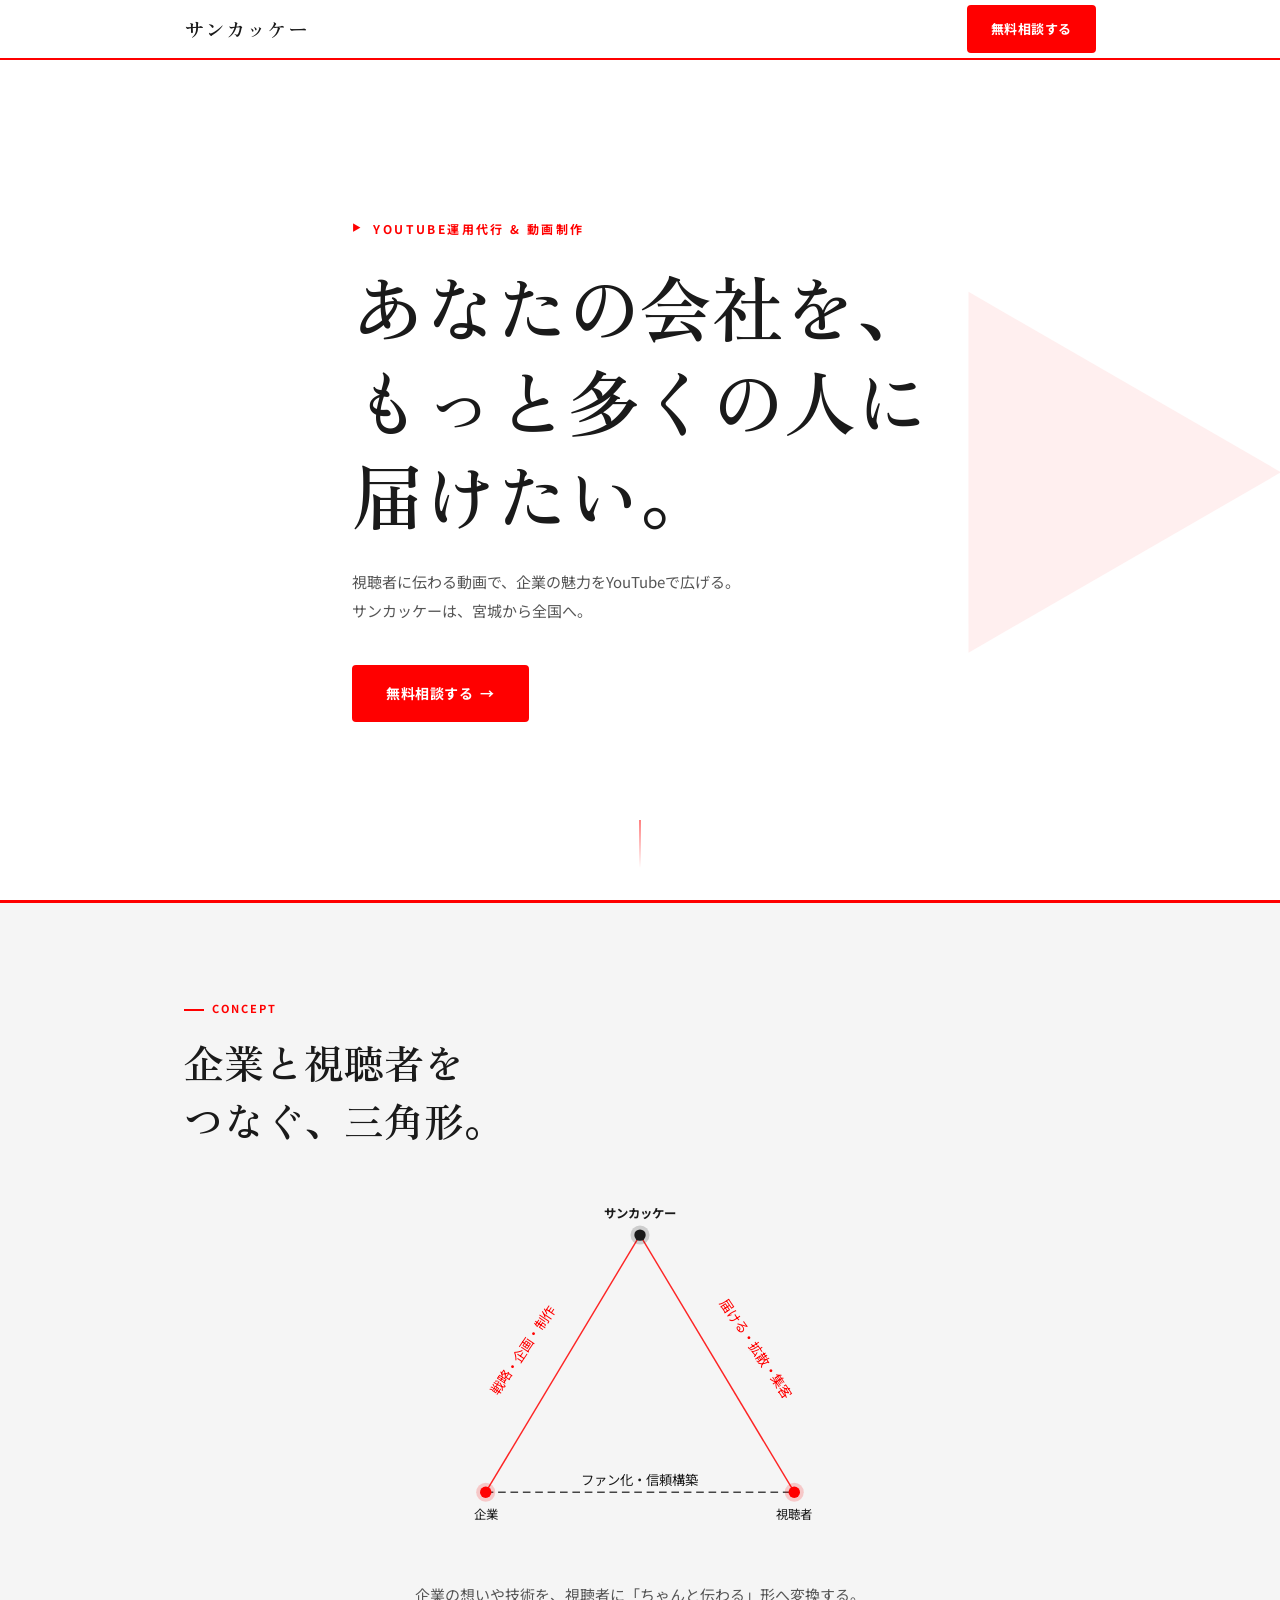
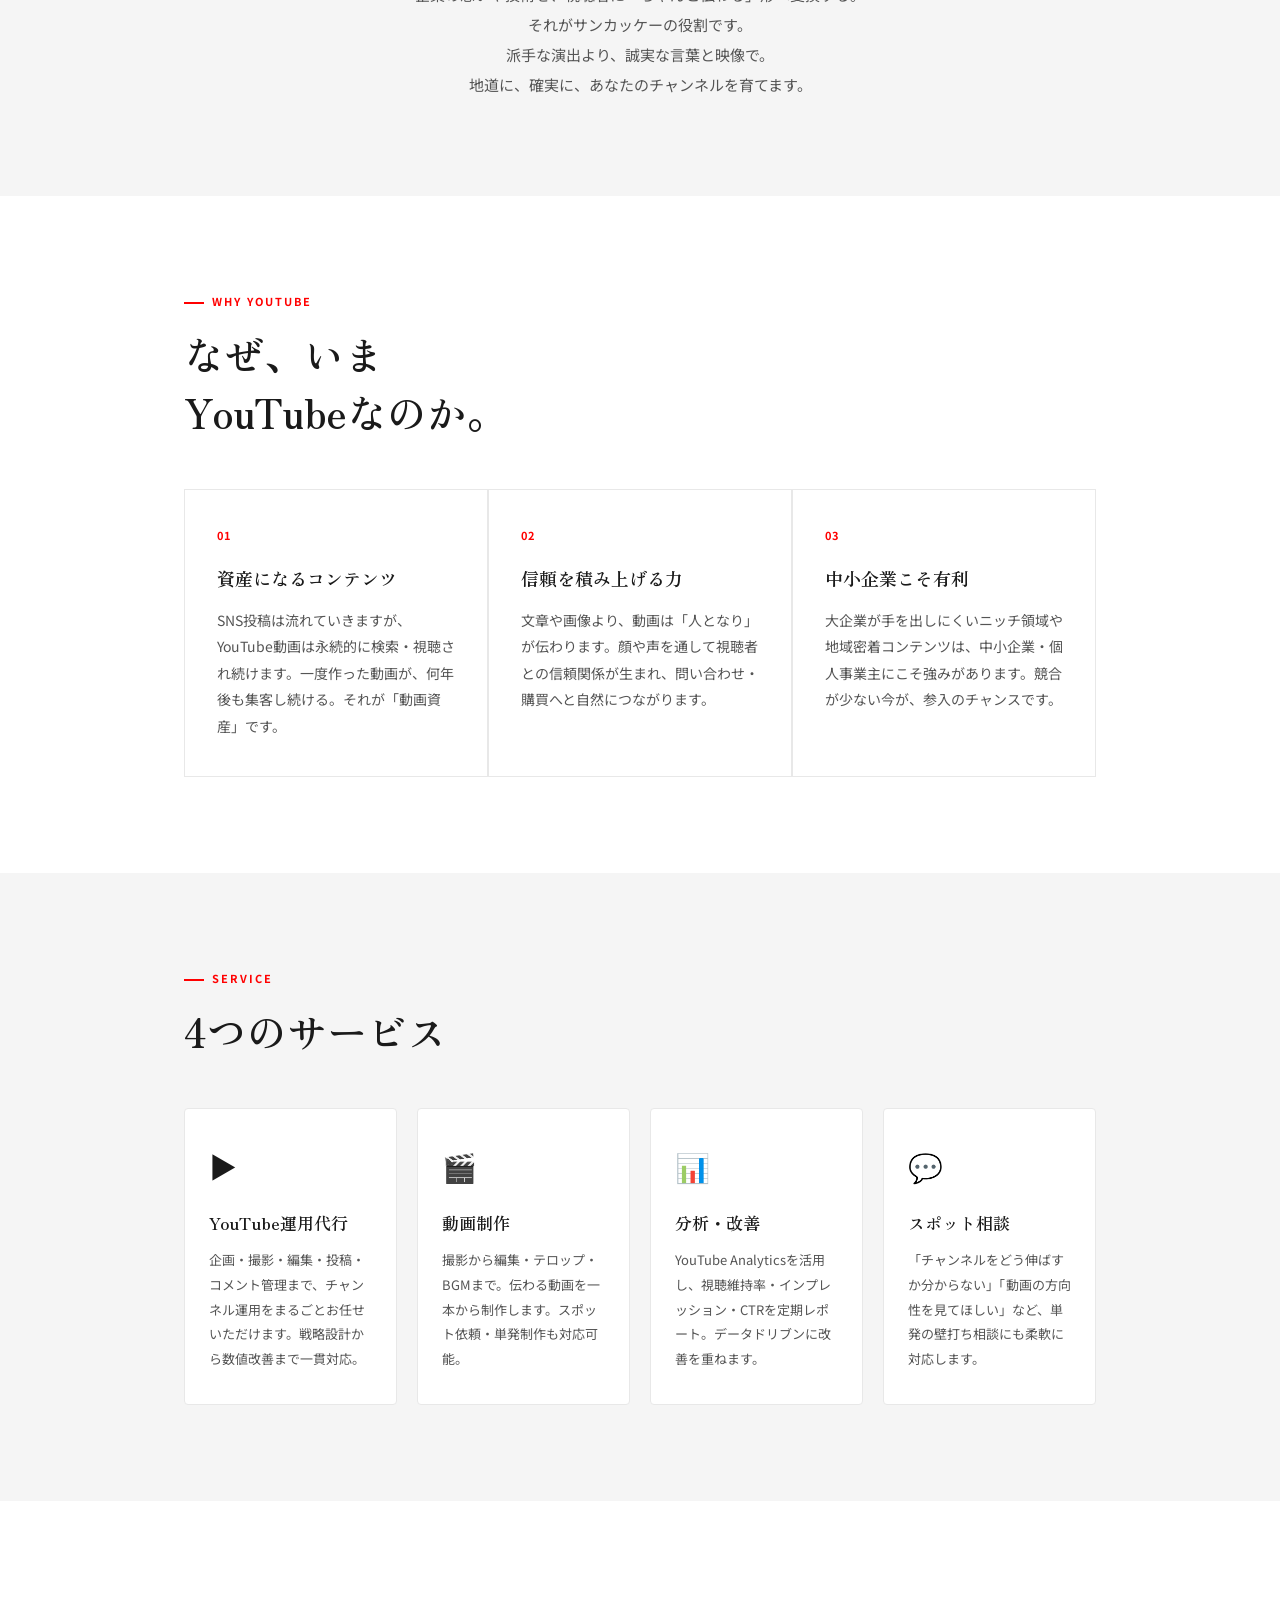
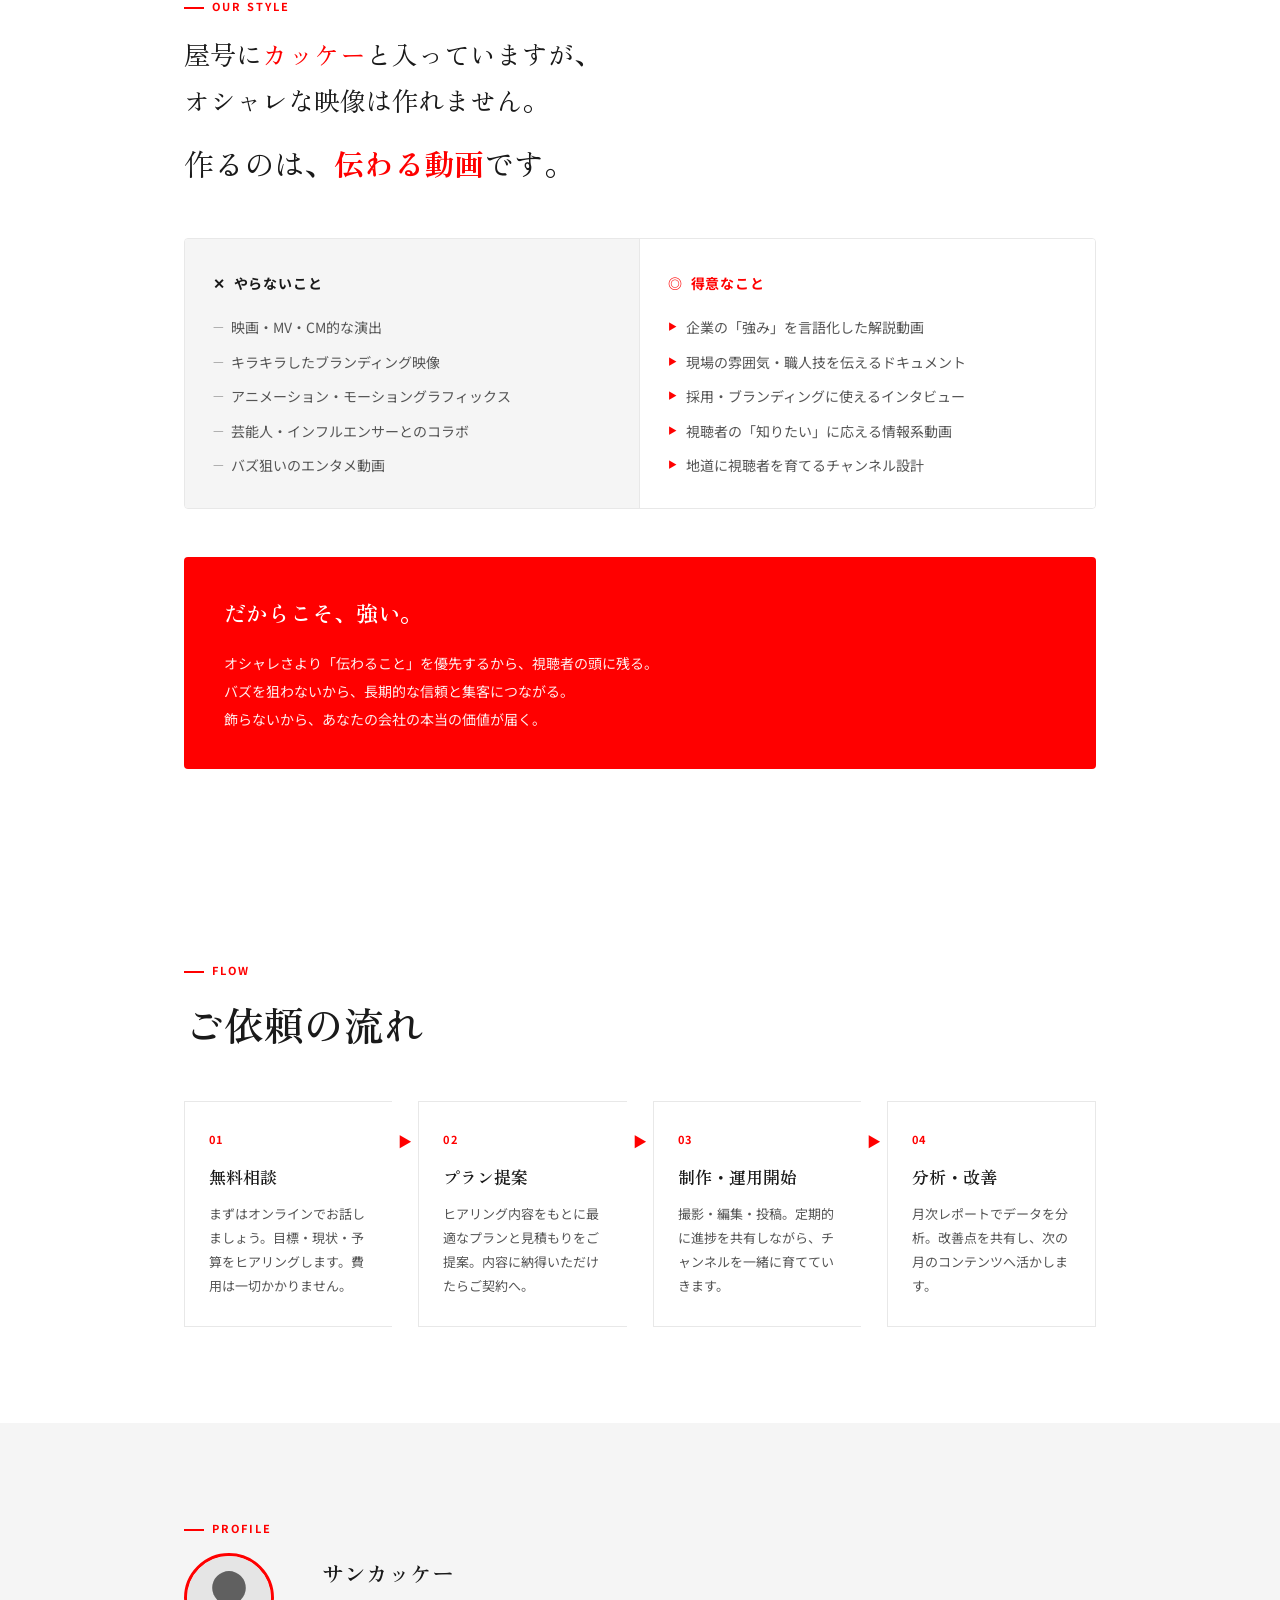
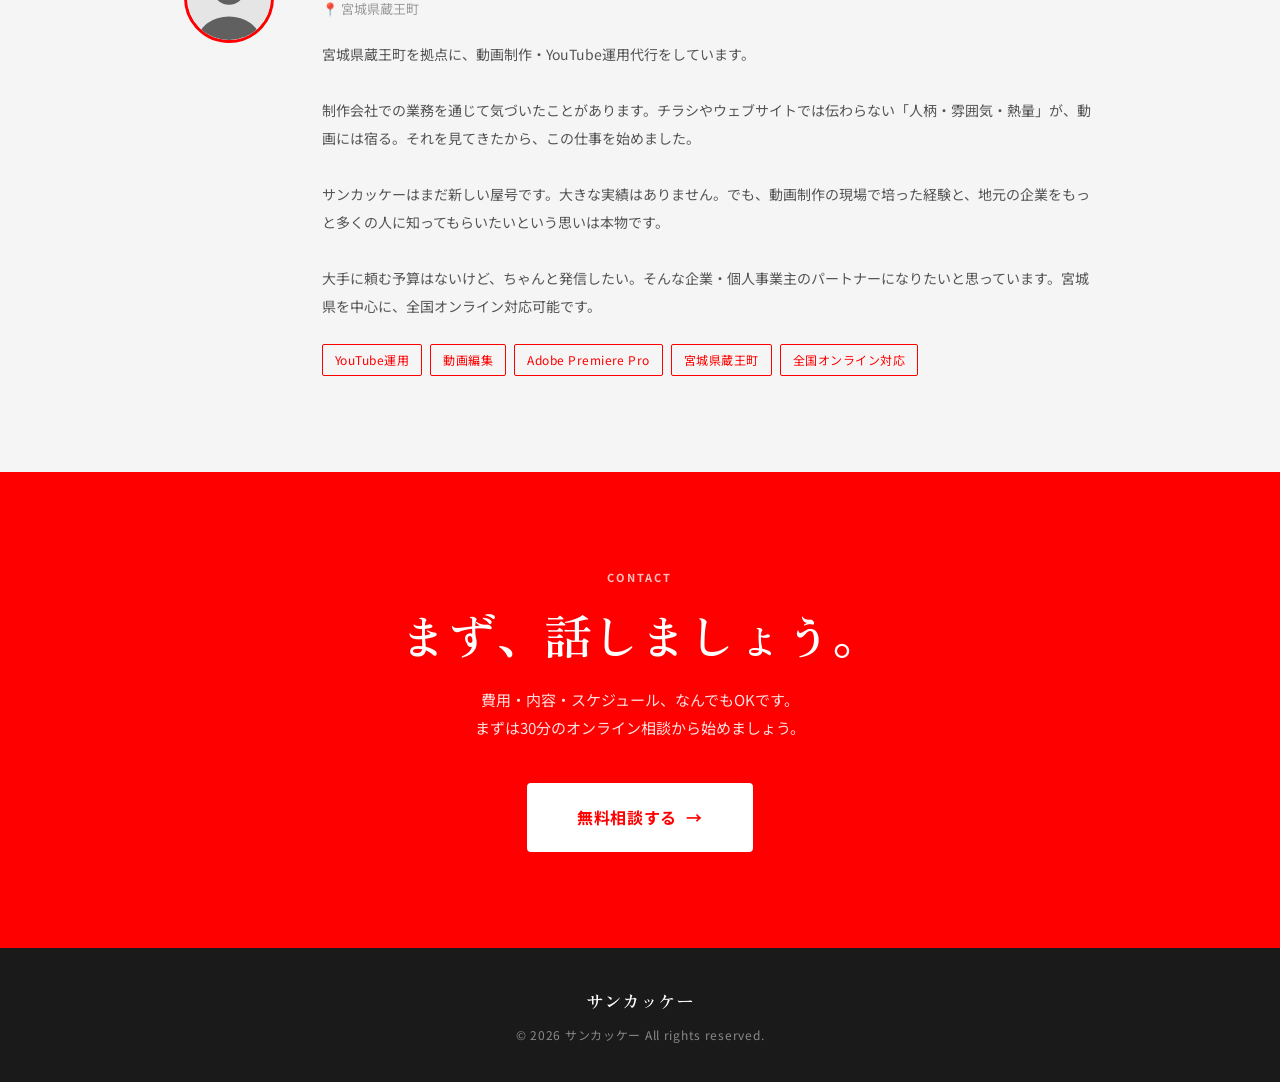
<file: index.html>
<!DOCTYPE html>
<html lang="ja">
<head>
  <meta charset="UTF-8">
  <meta name="viewport" content="width=device-width, initial-scale=1.0">
  <title>サンカッケー | YouTube運用代行・動画制作</title>
  <meta name="description" content="YouTube運用代行・動画制作のサンカッケー。宮城県蔵王町を拠点に、企業の魅力を「伝わる動画」で届けます。">
  <link rel="preconnect" href="https://fonts.googleapis.com">
  <link rel="preconnect" href="https://fonts.gstatic.com" crossorigin>
  <link href="https://fonts.googleapis.com/css2?family=Cormorant+Garamond:wght@500;600&family=Noto+Sans+JP:wght@300;400;500;700&family=Zen+Old+Mincho:wght@400;500;600;700&display=swap" rel="stylesheet">
  <link rel="stylesheet" href="css/style.css">
</head>
<body>

  <!-- ===================== NAV ===================== -->
  <header class="nav" id="nav">
    <div class="nav__inner">
      <a href="#" class="nav__logo">サンカッケー</a>
      <a href="#cta" class="btn btn--sm nav__cta">無料相談する</a>
    </div>
  </header>

  <!-- ===================== HERO ===================== -->
  <section class="hero" id="hero">
    <div class="hero__bg-mark">▶</div>
    <div class="hero__inner">
      <p class="hero__label fade-up">YouTube運用代行 &amp; 動画制作</p>
      <h1 class="hero__title fade-up">あなたの会社を、<br>もっと多くの人に<br>届けたい。</h1>
      <p class="hero__text fade-up">視聴者に伝わる動画で、企業の魅力をYouTubeで広げる。<br>サンカッケーは、宮城から全国へ。</p>
      <a href="#cta" class="btn fade-up">無料相談する &nbsp;→</a>
    </div>
    <div class="hero__scroll">
      <span></span>
    </div>
  </section>

  <!-- ===================== CONCEPT ===================== -->
  <section class="concept section" id="concept">
    <div class="container">
      <p class="section__eyebrow fade-up">CONCEPT</p>
      <h2 class="section__title fade-up">企業と視聴者を<br>つなぐ、三角形。</h2>
      <div class="concept__diagram fade-up">
        <svg viewBox="0 0 420 360" xmlns="http://www.w3.org/2000/svg" class="concept__svg" aria-hidden="true">
          <!-- Triangle lines -->
          <line x1="210" y1="40" x2="48" y2="310" stroke="#FF0000" stroke-width="1.5" stroke-opacity="0.85"/>
          <line x1="210" y1="40" x2="372" y2="310" stroke="#FF0000" stroke-width="1.5" stroke-opacity="0.85"/>
          <line x1="48" y1="310" x2="372" y2="310" stroke="#1a1a1a" stroke-width="1.5" stroke-dasharray="8 5" stroke-opacity="0.8"/>
          <!-- Glow nodes -->
          <circle cx="210" cy="40" r="10" fill="#1a1a1a" opacity="0.18"/>
          <circle cx="210" cy="40" r="6" fill="#1a1a1a"/>
          <circle cx="48" cy="310" r="10" fill="#FF0000" opacity="0.18"/>
          <circle cx="48" cy="310" r="6" fill="#FF0000"/>
          <circle cx="372" cy="310" r="10" fill="#FF0000" opacity="0.18"/>
          <circle cx="372" cy="310" r="6" fill="#FF0000"/>
          <!-- Labels -->
          <text x="210" y="22" text-anchor="middle" fill="#1a1a1a" font-size="13" font-family="'Noto Sans JP', sans-serif" font-weight="700">サンカッケー</text>
          <text x="48" y="338" text-anchor="middle" fill="#1a1a1a" font-size="13" font-family="'Noto Sans JP', sans-serif">企業</text>
          <text x="372" y="338" text-anchor="middle" fill="#1a1a1a" font-size="13" font-family="'Noto Sans JP', sans-serif">視聴者</text>
          <!-- Line labels -->
          <text x="108" y="155" text-anchor="middle" fill="#FF0000" font-size="14" font-family="'Noto Sans JP', sans-serif" transform="rotate(-56, 108, 175)">戦略・企画・制作</text>
          <text x="310" y="155" text-anchor="middle" fill="#FF0000" font-size="14" font-family="'Noto Sans JP', sans-serif" transform="rotate(56, 312, 175)">届ける・拡散・集客</text>
          <text x="210" y="302" text-anchor="middle" fill="#1a1a1a" font-size="14" font-family="'Noto Sans JP', sans-serif">ファン化・信頼構築</text>
        </svg>
      </div>
      <p class="concept__text fade-up">
        企業の想いや技術を、視聴者に「ちゃんと伝わる」形へ変換する。<br>
        それがサンカッケーの役割です。<br>
        派手な演出より、誠実な言葉と映像で。<br>
        地道に、確実に、あなたのチャンネルを育てます。
      </p>
    </div>
  </section>

  <!-- ===================== WHY ===================== -->
  <section class="why section" id="why">
    <div class="container">
      <p class="section__eyebrow fade-up">WHY YOUTUBE</p>
      <h2 class="section__title fade-up">なぜ、いま<br>YouTubeなのか。</h2>
      <div class="why__grid">
        <div class="why__card fade-up">
          <span class="why__num">01</span>
          <h3 class="why__card-title">資産になるコンテンツ</h3>
          <p class="why__card-text">SNS投稿は流れていきますが、YouTube動画は永続的に検索・視聴され続けます。一度作った動画が、何年後も集客し続ける。それが「動画資産」です。</p>
        </div>
        <div class="why__card fade-up">
          <span class="why__num">02</span>
          <h3 class="why__card-title">信頼を積み上げる力</h3>
          <p class="why__card-text">文章や画像より、動画は「人となり」が伝わります。顔や声を通して視聴者との信頼関係が生まれ、問い合わせ・購買へと自然につながります。</p>
        </div>
        <div class="why__card fade-up">
          <span class="why__num">03</span>
          <h3 class="why__card-title">中小企業こそ有利</h3>
          <p class="why__card-text">大企業が手を出しにくいニッチ領域や地域密着コンテンツは、中小企業・個人事業主にこそ強みがあります。競合が少ない今が、参入のチャンスです。</p>
        </div>
      </div>
    </div>
  </section>

  <!-- ===================== SERVICE ===================== -->
  <section class="service section" id="service">
    <div class="container">
      <p class="section__eyebrow fade-up">SERVICE</p>
      <h2 class="section__title fade-up">4つのサービス</h2>
      <div class="service__grid">
        <div class="service__item fade-up">
          <div class="service__icon">▶</div>
          <h3 class="service__name">YouTube運用代行</h3>
          <p class="service__desc">企画・撮影・編集・投稿・コメント管理まで、チャンネル運用をまるごとお任せいただけます。戦略設計から数値改善まで一貫対応。</p>
        </div>
        <div class="service__item fade-up">
          <div class="service__icon">🎬</div>
          <h3 class="service__name">動画制作</h3>
          <p class="service__desc">撮影から編集・テロップ・BGMまで。伝わる動画を一本から制作します。スポット依頼・単発制作も対応可能。</p>
        </div>
        <div class="service__item fade-up">
          <div class="service__icon">📊</div>
          <h3 class="service__name">分析・改善</h3>
          <p class="service__desc">YouTube Analyticsを活用し、視聴維持率・インプレッション・CTRを定期レポート。データドリブンに改善を重ねます。</p>
        </div>
        <div class="service__item fade-up">
          <div class="service__icon">💬</div>
          <h3 class="service__name">スポット相談</h3>
          <p class="service__desc">「チャンネルをどう伸ばすか分からない」「動画の方向性を見てほしい」など、単発の壁打ち相談にも柔軟に対応します。</p>
        </div>
      </div>
    </div>
  </section>

  <!-- ===================== STYLE ===================== -->
  <section class="style section" id="style">
    <div class="container">
      <p class="section__eyebrow fade-up">OUR STYLE</p>
      <div class="style__catch fade-up">
        <p>屋号に<em class="accent">カッケー</em>と入っていますが、<br>オシャレな映像は作れません。</p>
        <p class="style__catch-sub">作るのは、<em class="accent-y">伝わる動画</em>です。</p>
      </div>
      <div class="style__compare fade-up">
        <div class="style__col style__col--no">
          <h3 class="style__col-title">✕ &nbsp;やらないこと</h3>
          <ul class="style__list">
            <li>映画・MV・CM的な演出</li>
            <li>キラキラしたブランディング映像</li>
            <li>アニメーション・モーショングラフィックス</li>
            <li>芸能人・インフルエンサーとのコラボ</li>
            <li>バズ狙いのエンタメ動画</li>
          </ul>
        </div>
        <div class="style__col style__col--yes">
          <h3 class="style__col-title">◎ &nbsp;得意なこと</h3>
          <ul class="style__list">
            <li>企業の「強み」を言語化した解説動画</li>
            <li>現場の雰囲気・職人技を伝えるドキュメント</li>
            <li>採用・ブランディングに使えるインタビュー</li>
            <li>視聴者の「知りたい」に応える情報系動画</li>
            <li>地道に視聴者を育てるチャンネル設計</li>
          </ul>
        </div>
      </div>
      <div class="style__reason fade-up">
        <h3 class="style__reason-title">だからこそ、強い。</h3>
        <p class="style__reason-text">
          オシャレさより「伝わること」を優先するから、視聴者の頭に残る。<br>
          バズを狙わないから、長期的な信頼と集客につながる。<br>
          飾らないから、あなたの会社の本当の価値が届く。
        </p>
      </div>
    </div>
  </section>

  <!-- ===================== FLOW ===================== -->
  <section class="flow section" id="flow">
    <div class="container">
      <p class="section__eyebrow fade-up">FLOW</p>
      <h2 class="section__title fade-up">ご依頼の流れ</h2>
      <div class="flow__steps">
        <div class="flow__step fade-up">
          <span class="flow__num">01</span>
          <h3 class="flow__title">無料相談</h3>
          <p class="flow__text">まずはオンラインでお話しましょう。目標・現状・予算をヒアリングします。費用は一切かかりません。</p>
        </div>
        <div class="flow__arrow" aria-hidden="true">▶</div>
        <div class="flow__step fade-up">
          <span class="flow__num">02</span>
          <h3 class="flow__title">プラン提案</h3>
          <p class="flow__text">ヒアリング内容をもとに最適なプランと見積もりをご提案。内容に納得いただけたらご契約へ。</p>
        </div>
        <div class="flow__arrow" aria-hidden="true">▶</div>
        <div class="flow__step fade-up">
          <span class="flow__num">03</span>
          <h3 class="flow__title">制作・運用開始</h3>
          <p class="flow__text">撮影・編集・投稿。定期的に進捗を共有しながら、チャンネルを一緒に育てていきます。</p>
        </div>
        <div class="flow__arrow" aria-hidden="true">▶</div>
        <div class="flow__step fade-up">
          <span class="flow__num">04</span>
          <h3 class="flow__title">分析・改善</h3>
          <p class="flow__text">月次レポートでデータを分析。改善点を共有し、次の月のコンテンツへ活かします。</p>
        </div>
      </div>
    </div>
  </section>

  <!-- ===================== PROFILE ===================== -->
  <section class="profile section" id="profile">
    <div class="container">
      <p class="section__eyebrow fade-up">PROFILE</p>
      <div class="profile__inner fade-up">
        <div class="profile__icon" aria-hidden="true">
          <svg viewBox="0 0 100 100" xmlns="http://www.w3.org/2000/svg">
            <circle cx="50" cy="50" r="50" fill="#e5e5e5"/>
            <circle cx="50" cy="38" r="20" fill="#606060"/>
            <ellipse cx="50" cy="98" rx="36" ry="26" fill="#606060"/>
          </svg>
        </div>
        <div class="profile__body">
          <p class="profile__name">サンカッケー</p>
          <p class="profile__location">📍 宮城県蔵王町</p>
          <p class="profile__text">
            宮城県蔵王町を拠点に、動画制作・YouTube運用代行をしています。<br><br>
            制作会社での業務を通じて気づいたことがあります。チラシやウェブサイトでは伝わらない「人柄・雰囲気・熱量」が、動画には宿る。それを見てきたから、この仕事を始めました。<br><br>
            サンカッケーはまだ新しい屋号です。大きな実績はありません。でも、動画制作の現場で培った経験と、地元の企業をもっと多くの人に知ってもらいたいという思いは本物です。<br><br>
            大手に頼む予算はないけど、ちゃんと発信したい。そんな企業・個人事業主のパートナーになりたいと思っています。宮城県を中心に、全国オンライン対応可能です。
          </p>
          <div class="profile__tags">
            <span class="tag">YouTube運用</span>
            <span class="tag">動画編集</span>
            <span class="tag">Adobe Premiere Pro</span>
            <span class="tag">宮城県蔵王町</span>
            <span class="tag">全国オンライン対応</span>
          </div>
        </div>
      </div>
    </div>
  </section>

  <!-- ===================== CTA ===================== -->
  <section class="cta section" id="cta">
    <div class="container">
      <p class="cta__eyebrow fade-up">CONTACT</p>
      <h2 class="cta__title fade-up">まず、話しましょう。</h2>
      <p class="cta__text fade-up">費用・内容・スケジュール、なんでもOKです。<br>まずは30分のオンライン相談から始めましょう。</p>
      <a href="mailto:sankakkee310@gmail.com" class="btn btn--lg fade-up">無料相談する &nbsp;→</a>
    </div>
  </section>

  <!-- ===================== FOOTER ===================== -->
  <footer class="footer">
    <div class="container">
      <p class="footer__logo">サンカッケー</p>
      <p class="footer__copy">© 2026 サンカッケー All rights reserved.</p>
    </div>
  </footer>

  <script src="js/main.js"></script>
</body>
</html>
</file>
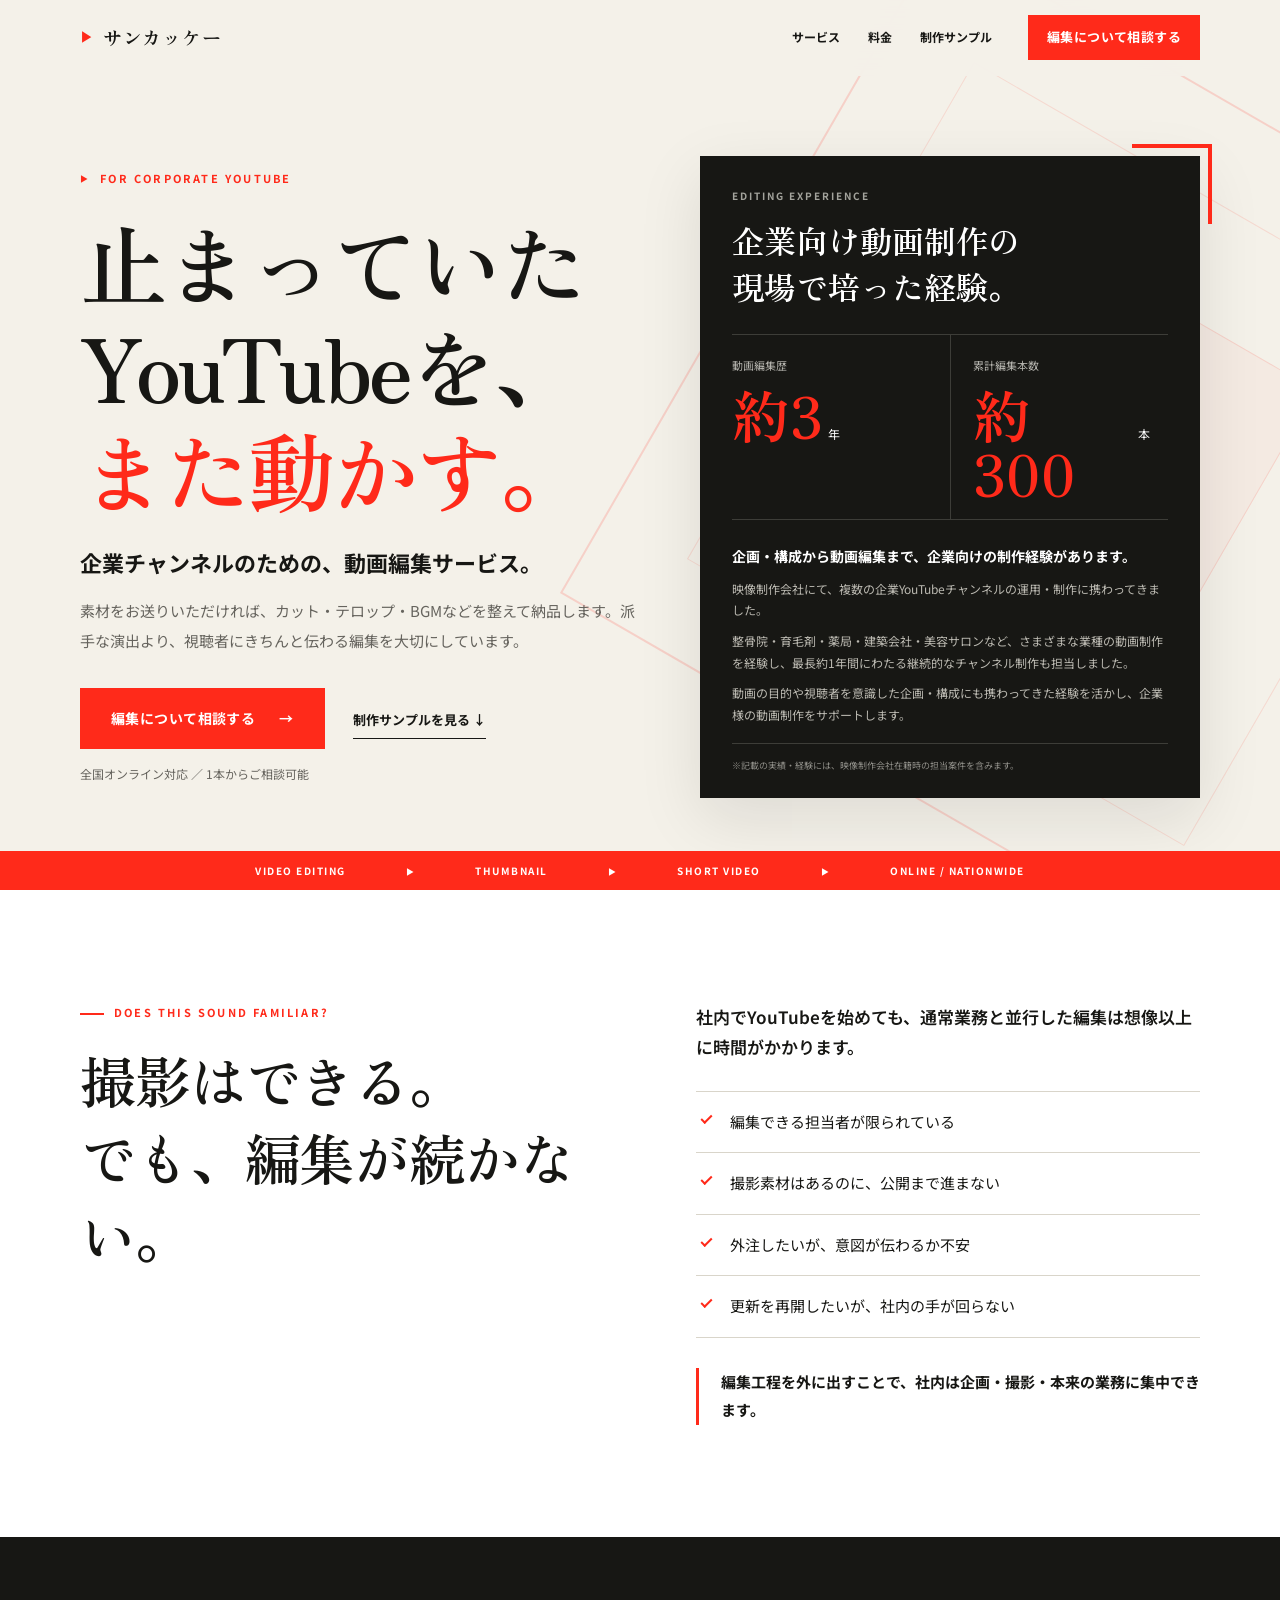
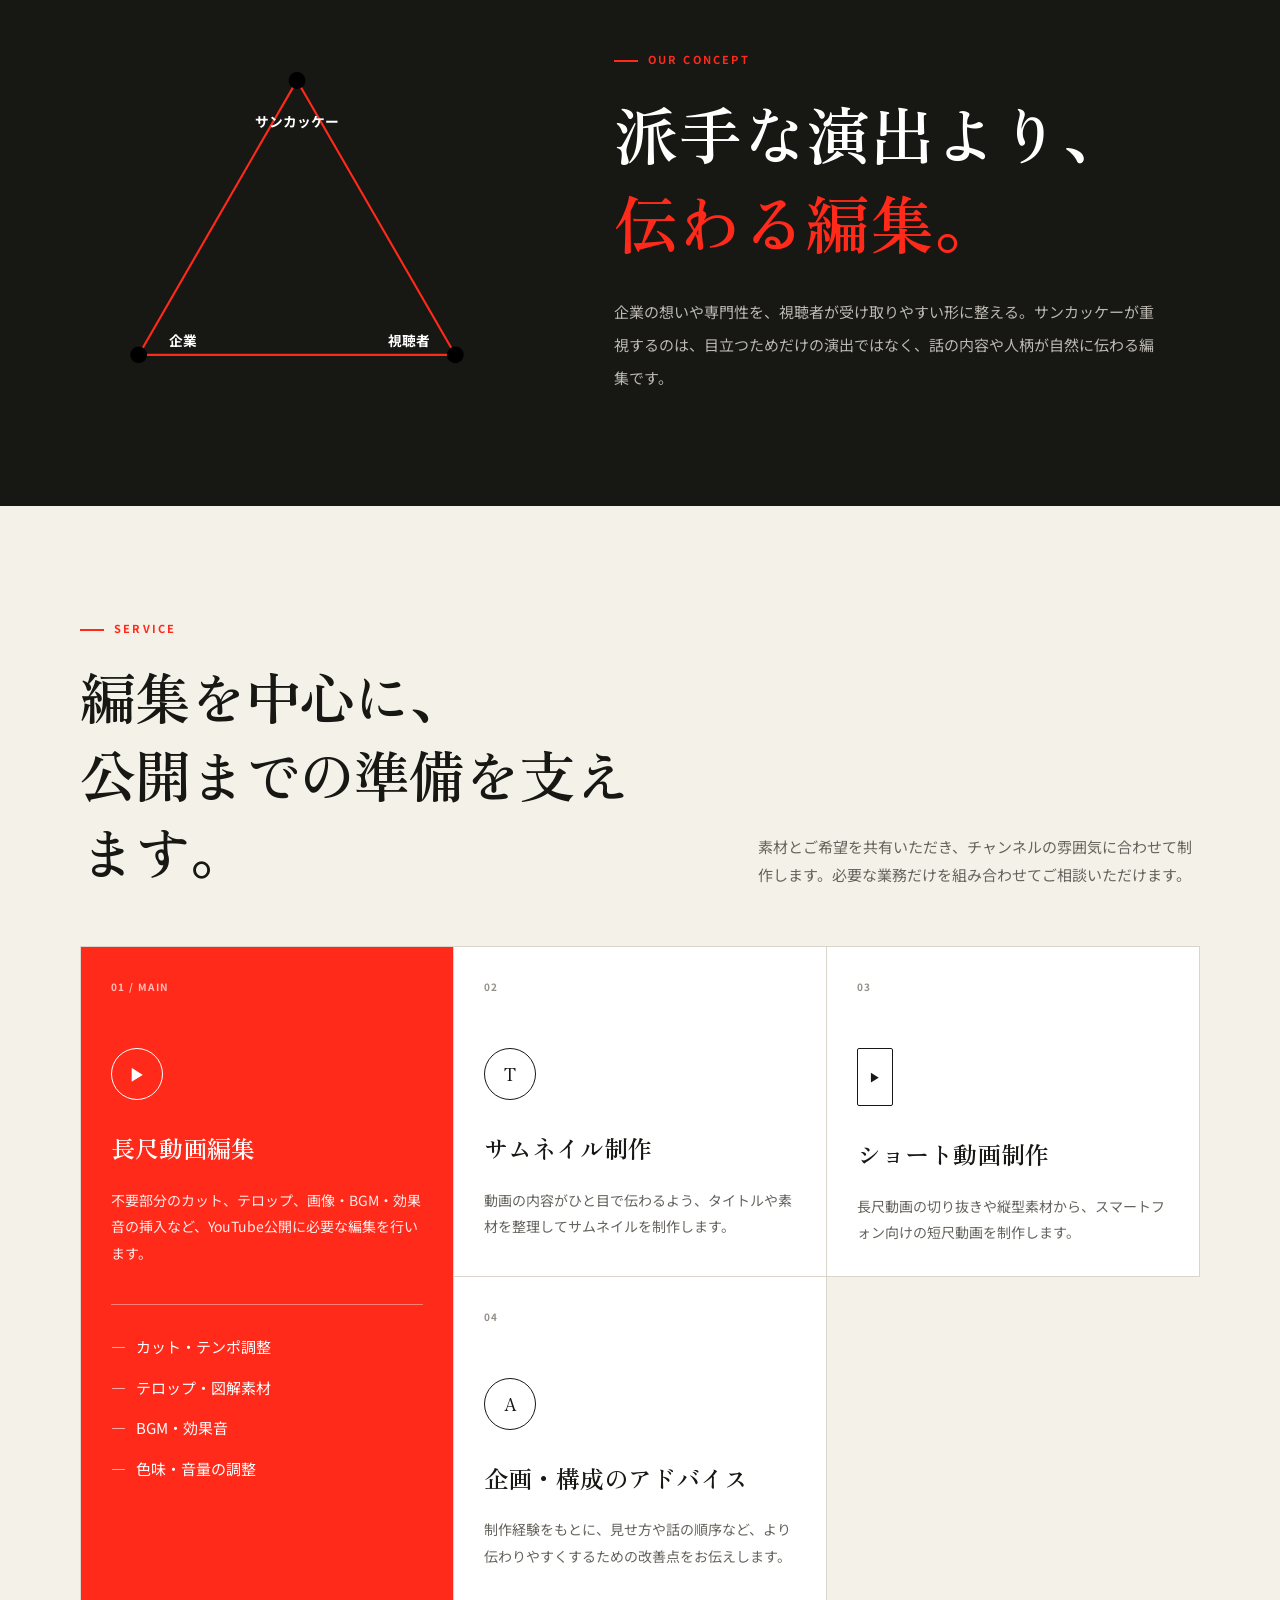
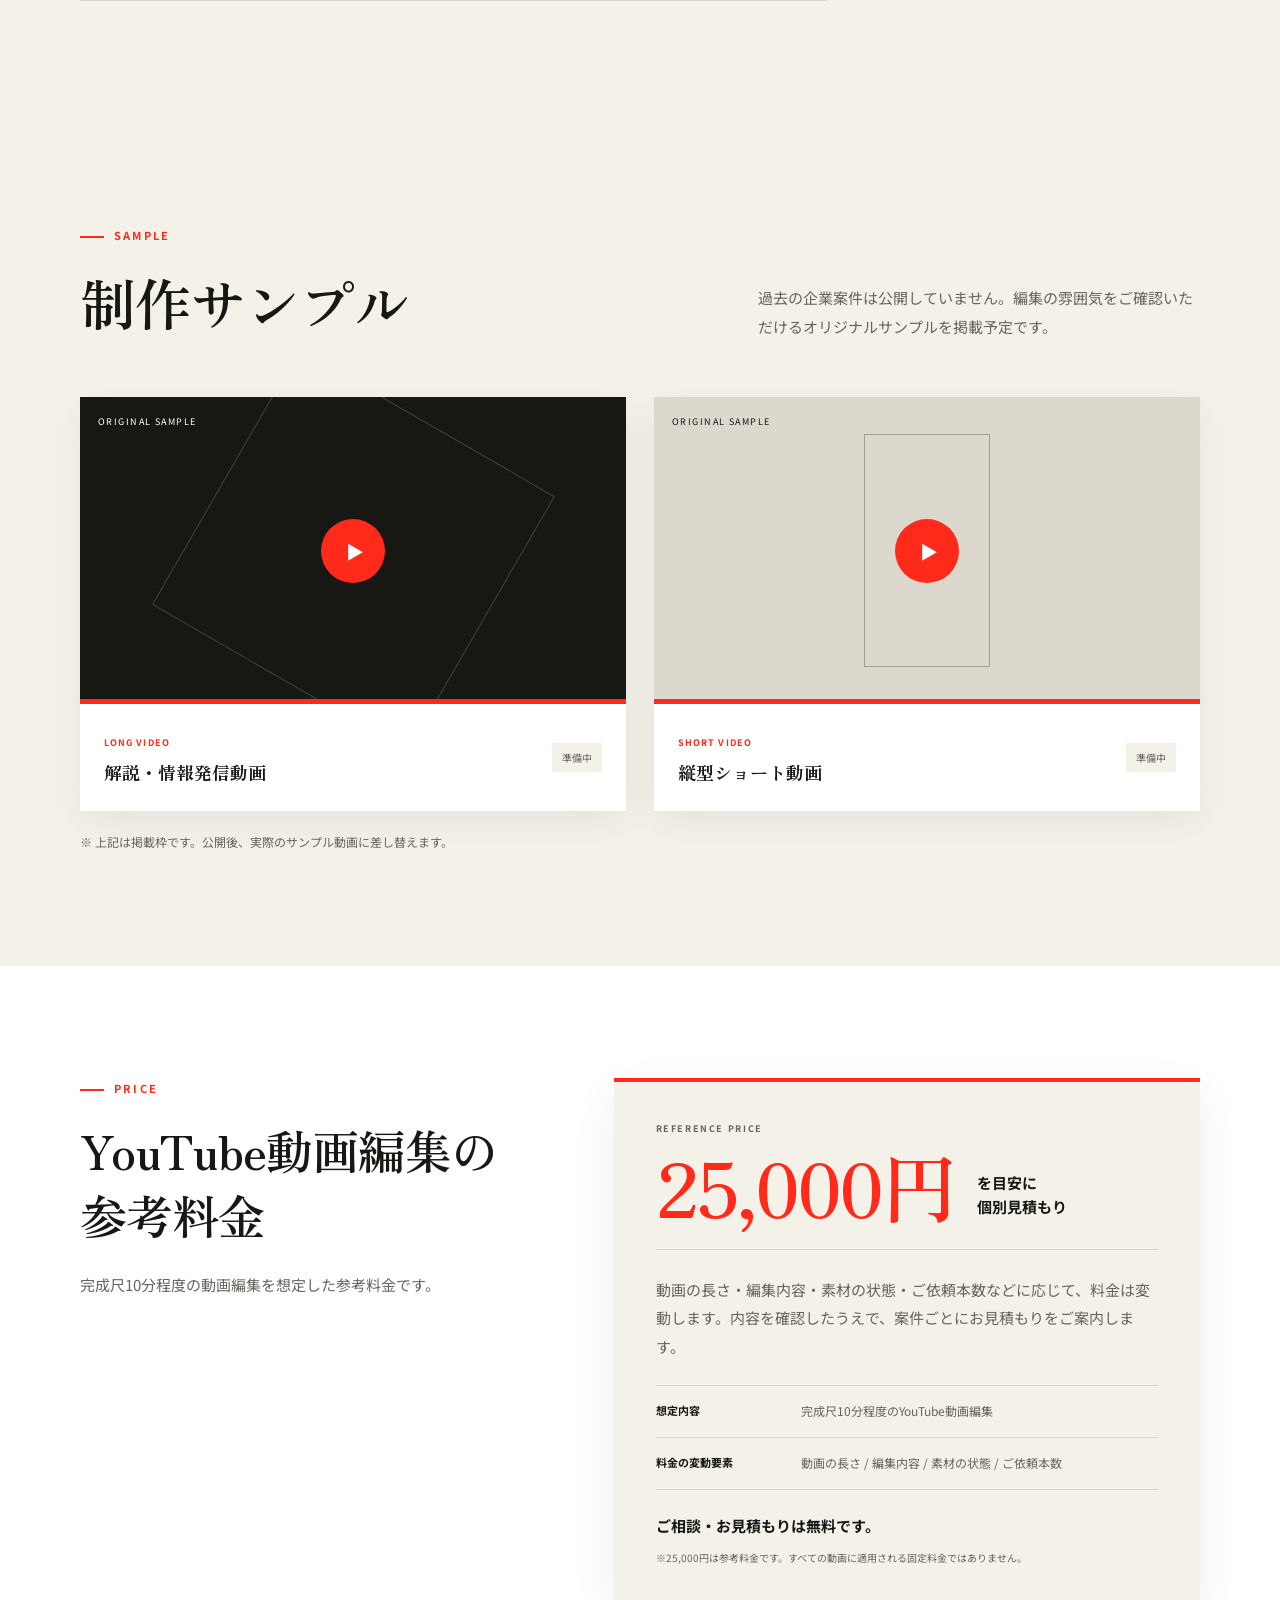
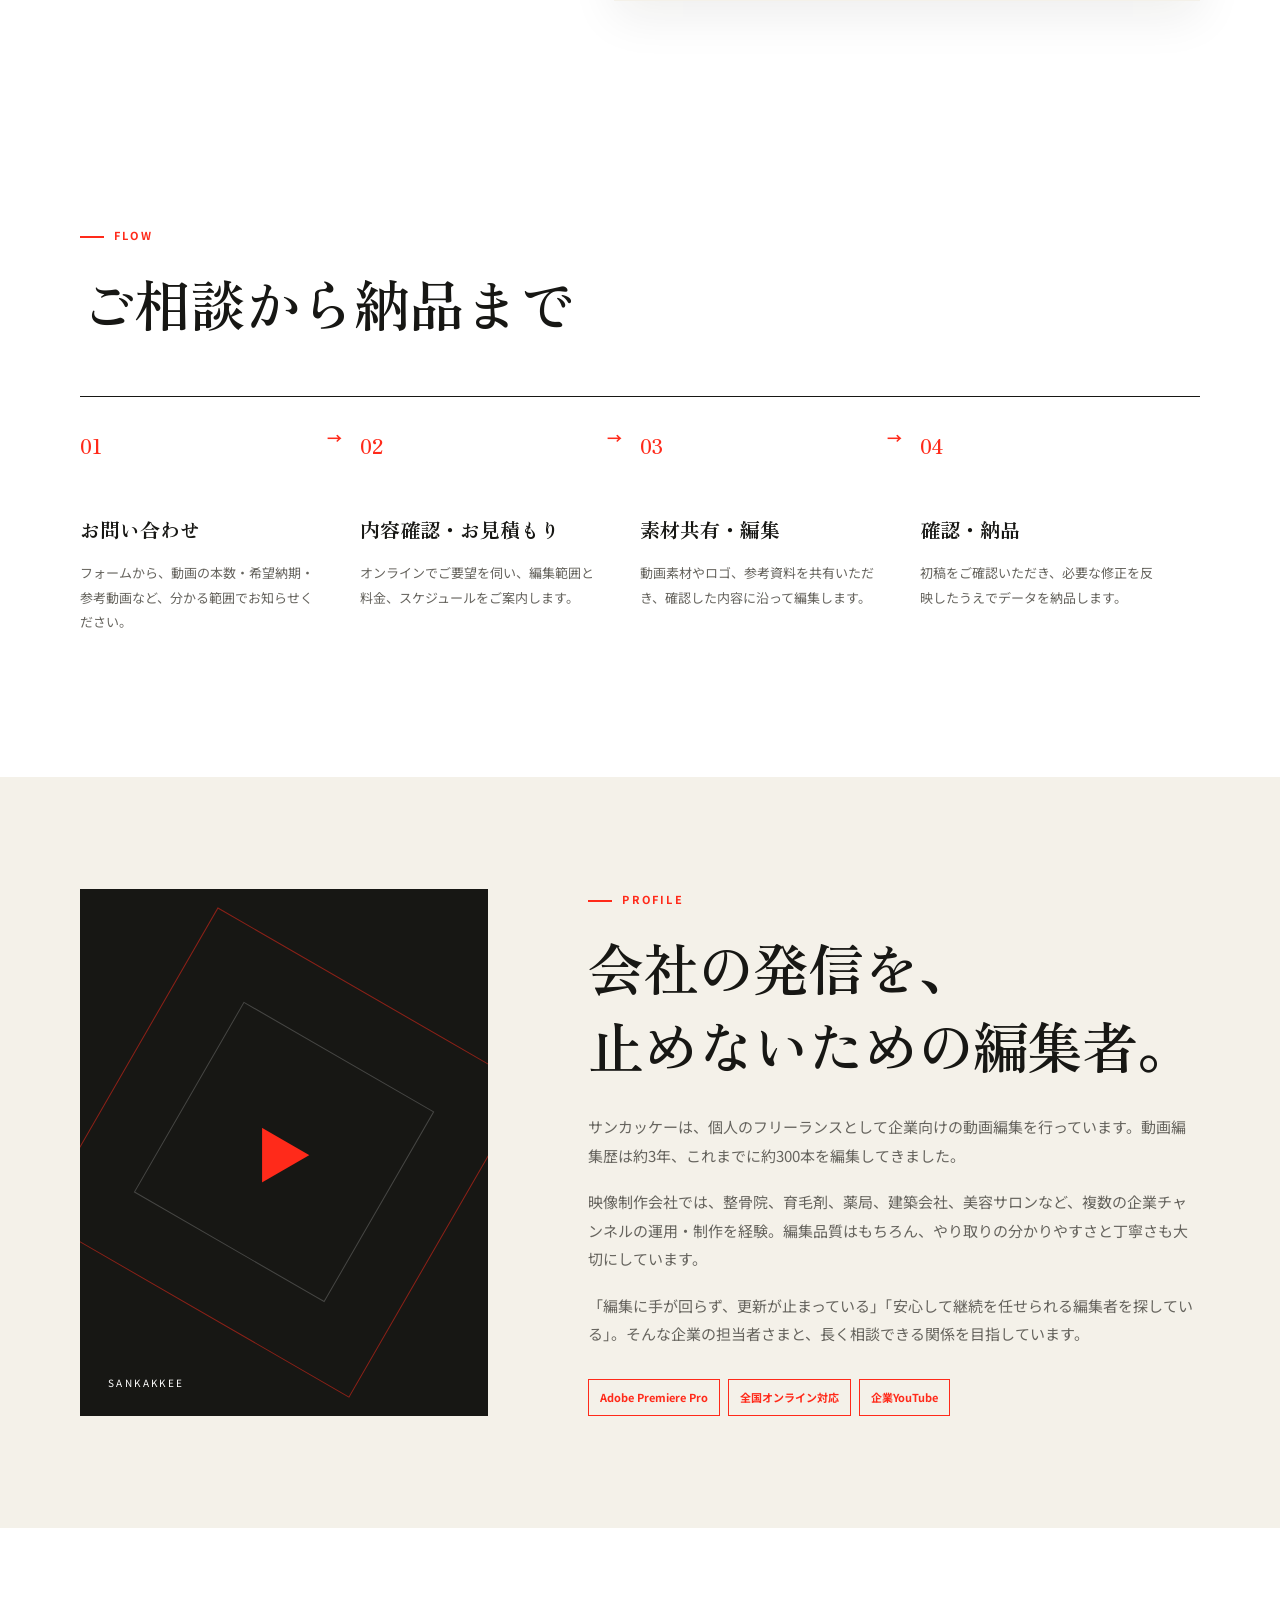
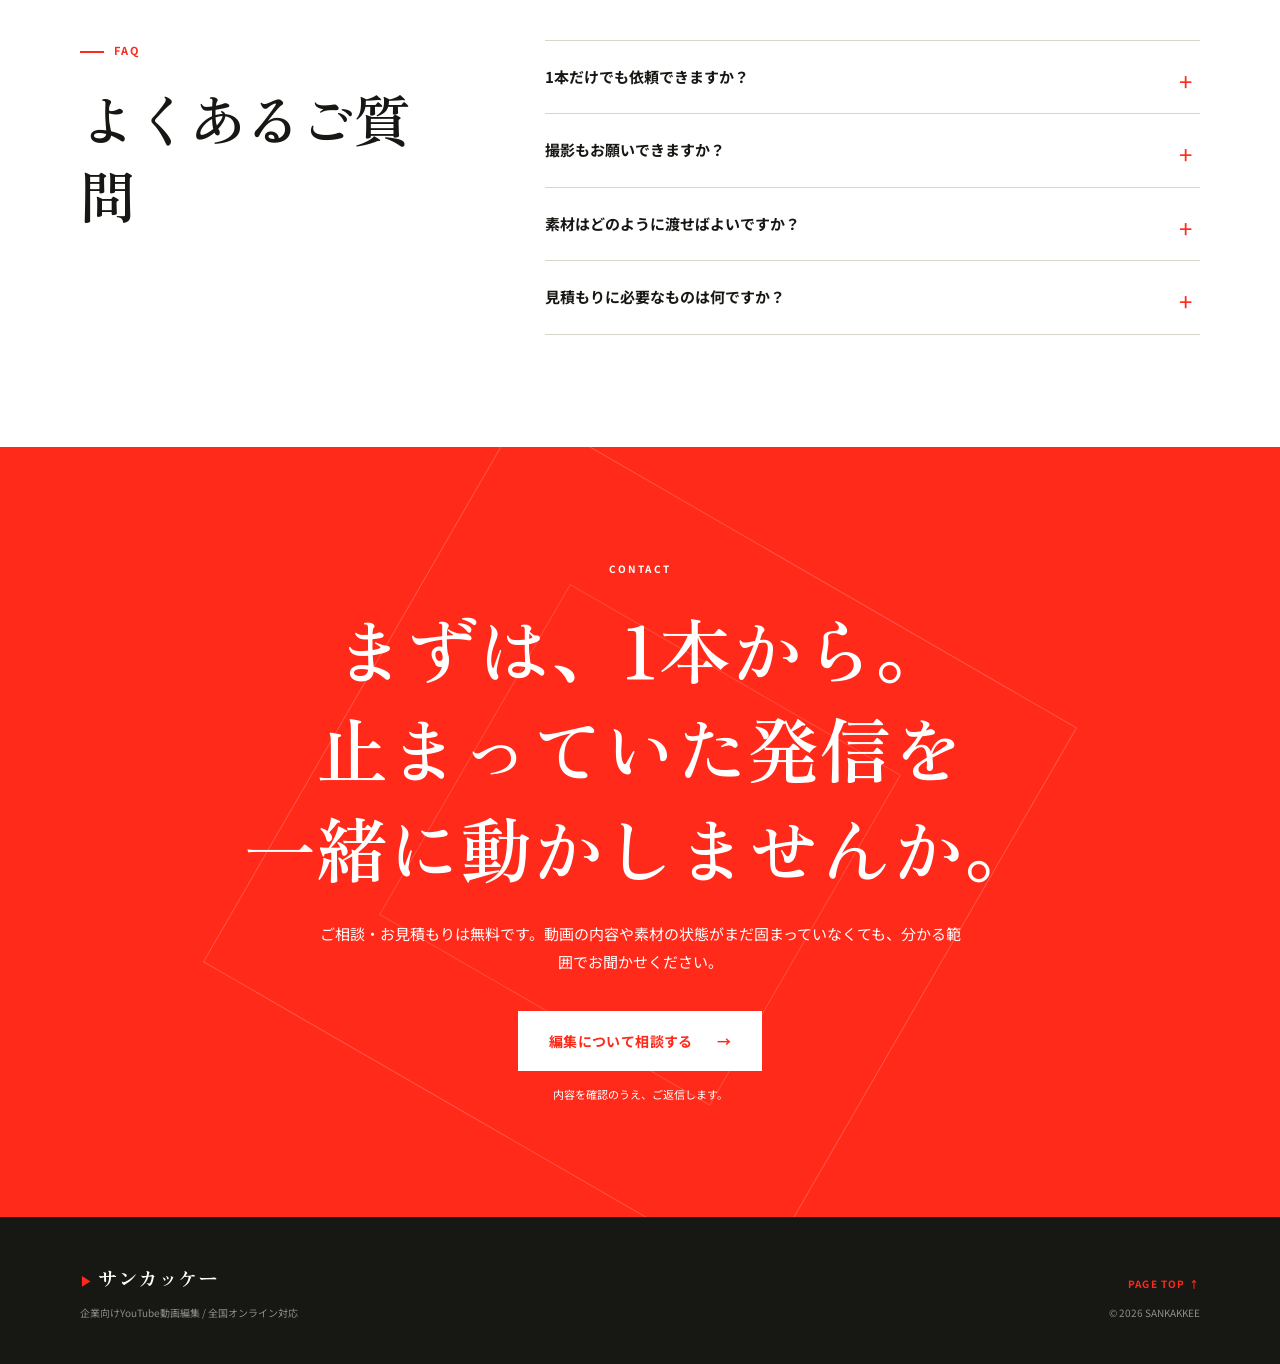
<file: video-editing/index.html>
<!DOCTYPE html>
<html lang="ja">
<head>
  <meta charset="UTF-8">
  <meta name="viewport" content="width=device-width, initial-scale=1.0">
  <title>サンカッケー | 企業向けYouTube動画編集</title>
  <meta name="description" content="企業YouTubeの動画編集を全国オンラインで対応。編集歴約3年・累計約300本。企業チャンネルの企画・構成から編集までの経験を活かしてサポートします。参考料金は25,000円を目安に個別見積もり。">
  <meta property="og:title" content="サンカッケー | 企業向けYouTube動画編集">
  <meta property="og:description" content="止まっていたYouTubeを、また動かす。企業向け動画編集を全国オンラインで対応。参考料金は25,000円を目安に個別見積もり。">
  <meta property="og:type" content="website">
  <meta property="og:url" content="https://sankakkee.com/video-editing/">
  <link rel="canonical" href="https://sankakkee.com/video-editing/">
  <meta name="theme-color" content="#ff2a1a">
  <link rel="icon" href="assets/favicon.svg" type="image/svg+xml">
  <link rel="preconnect" href="https://fonts.googleapis.com">
  <link rel="preconnect" href="https://fonts.gstatic.com" crossorigin>
  <link href="https://fonts.googleapis.com/css2?family=Noto+Sans+JP:wght@400;500;600;700&family=Zen+Old+Mincho:wght@500;600;700&display=swap" rel="stylesheet">
  <link rel="stylesheet" href="css/style.css?v=experience-1">
</head>
<body>
  <a class="skip-link" href="#main">本文へ移動</a>

  <header class="nav" id="nav">
    <div class="nav__inner">
      <a href="#top" class="nav__logo" aria-label="サンカッケー トップへ"><span class="nav__logo-mark" aria-hidden="true">▶</span><span>サンカッケー</span></a>
      <nav class="nav__links" aria-label="メインナビゲーション"><a href="#service">サービス</a><a href="#price">料金</a><a href="#samples">制作サンプル</a></nav>
      <a href="mailto:sankakkee310@gmail.com?subject=動画編集についての相談" class="btn btn--sm nav__cta" data-contact-link>編集について相談する</a>
    </div>
  </header>

  <main id="main">
    <section class="hero" id="top">
      <div class="hero__shape" aria-hidden="true"></div>
      <div class="hero__inner">
        <div class="hero__content">
          <p class="hero__label reveal">FOR CORPORATE YOUTUBE</p>
          <h1 class="hero__title reveal">止まっていた<br>YouTubeを、<br><span>また動かす。</span></h1>
          <p class="hero__lead reveal">企業チャンネルのための、動画編集サービス。</p>
          <p class="hero__text reveal">素材をお送りいただければ、カット・テロップ・BGMなどを整えて納品します。派手な演出より、視聴者にきちんと伝わる編集を大切にしています。</p>
          <div class="hero__actions reveal">
            <a href="mailto:sankakkee310@gmail.com?subject=動画編集についての相談" class="btn btn--lg" data-contact-link>編集について相談する <span aria-hidden="true">→</span></a>
            <a href="#samples" class="text-link">制作サンプルを見る <span aria-hidden="true">↓</span></a>
          </div>
          <p class="hero__note reveal">全国オンライン対応 ／ 1本からご相談可能</p>
        </div>
        <aside class="hero__facts reveal" id="experience" aria-labelledby="experience-title">
          <p class="hero__facts-label">EDITING EXPERIENCE</p>
          <h2 class="hero__facts-title" id="experience-title">企業向け動画制作の<br>現場で培った経験。</h2>
          <dl class="fact-list">
            <div class="fact-list__item"><dt>動画編集歴</dt><dd><strong>約3</strong><span>年</span></dd></div>
            <div class="fact-list__item"><dt>累計編集本数</dt><dd><strong>約300</strong><span>本</span></dd></div>
          </dl>
          <div class="hero__facts-copy">
            <p class="hero__facts-lead">企画・構成から動画編集まで、企業向けの制作経験があります。</p>
            <p>映像制作会社にて、複数の企業YouTubeチャンネルの運用・制作に携わってきました。</p>
            <p>整骨院・育毛剤・薬局・建築会社・美容サロンなど、さまざまな業種の動画制作を経験し、最長約1年間にわたる継続的なチャンネル制作も担当しました。</p>
            <p>動画の目的や視聴者を意識した企画・構成にも携わってきた経験を活かし、企業様の動画制作をサポートします。</p>
          </div>
          <p class="hero__facts-note">※記載の実績・経験には、映像制作会社在籍時の担当案件を含みます。</p>
        </aside>
      </div>
      <div class="hero__ticker" aria-hidden="true"><span>VIDEO EDITING</span><span>THUMBNAIL</span><span>SHORT VIDEO</span><span>ONLINE / NATIONWIDE</span></div>
    </section>

    <section class="problem section">
      <div class="container split-heading">
        <div><p class="section__eyebrow reveal">DOES THIS SOUND FAMILIAR?</p><h2 class="section__title reveal">撮影はできる。<br>でも、編集が続かない。</h2></div>
        <div class="problem__body reveal">
          <p class="problem__intro">社内でYouTubeを始めても、通常業務と並行した編集は想像以上に時間がかかります。</p>
          <ul class="check-list"><li>編集できる担当者が限られている</li><li>撮影素材はあるのに、公開まで進まない</li><li>外注したいが、意図が伝わるか不安</li><li>更新を再開したいが、社内の手が回らない</li></ul>
          <p class="problem__answer">編集工程を外に出すことで、社内は企画・撮影・本来の業務に集中できます。</p>
        </div>
      </div>
    </section>

    <section class="concept section section--dark" id="concept">
      <div class="container concept__inner">
        <div class="concept__mark reveal" aria-hidden="true">
          <svg viewBox="0 0 360 320"><path d="M180 26 330 286H30Z" fill="none" stroke="currentColor" stroke-width="2"/><circle cx="180" cy="26" r="8"/><circle cx="330" cy="286" r="8"/><circle cx="30" cy="286" r="8"/><text x="180" y="70" text-anchor="middle">サンカッケー</text><text x="72" y="278" text-anchor="middle">企業</text><text x="286" y="278" text-anchor="middle">視聴者</text></svg>
        </div>
        <div class="concept__copy"><p class="section__eyebrow reveal">OUR CONCEPT</p><h2 class="concept__title reveal">派手な演出より、<br><span>伝わる編集。</span></h2><p class="concept__text reveal">企業の想いや専門性を、視聴者が受け取りやすい形に整える。サンカッケーが重視するのは、目立つためだけの演出ではなく、話の内容や人柄が自然に伝わる編集です。</p></div>
      </div>
    </section>

    <section class="service section" id="service">
      <div class="container">
        <div class="section-head reveal"><div><p class="section__eyebrow">SERVICE</p><h2 class="section__title">編集を中心に、<br>公開までの準備を支えます。</h2></div><p>素材とご希望を共有いただき、チャンネルの雰囲気に合わせて制作します。必要な業務だけを組み合わせてご相談いただけます。</p></div>
        <div class="service__grid">
          <article class="service-card service-card--primary reveal"><span class="service-card__num">01 / MAIN</span><div class="service-card__icon" aria-hidden="true">▶</div><h3>長尺動画編集</h3><p>不要部分のカット、テロップ、画像・BGM・効果音の挿入など、YouTube公開に必要な編集を行います。</p><ul><li>カット・テンポ調整</li><li>テロップ・図解素材</li><li>BGM・効果音</li><li>色味・音量の調整</li></ul></article>
          <article class="service-card reveal"><span class="service-card__num">02</span><div class="service-card__icon" aria-hidden="true">T</div><h3>サムネイル制作</h3><p>動画の内容がひと目で伝わるよう、タイトルや素材を整理してサムネイルを制作します。</p></article>
          <article class="service-card reveal"><span class="service-card__num">03</span><div class="service-card__icon service-card__icon--vertical" aria-hidden="true">▶</div><h3>ショート動画制作</h3><p>長尺動画の切り抜きや縦型素材から、スマートフォン向けの短尺動画を制作します。</p></article>
          <article class="service-card reveal"><span class="service-card__num">04</span><div class="service-card__icon" aria-hidden="true">A</div><h3>企画・構成のアドバイス</h3><p>制作経験をもとに、見せ方や話の順序など、より伝わりやすくするための改善点をお伝えします。</p></article>
        </div>
      </div>
    </section>

    <section class="samples section" id="samples">
      <div class="container">
        <div class="section-head reveal"><div><p class="section__eyebrow">SAMPLE</p><h2 class="section__title">制作サンプル</h2></div><p>過去の企業案件は公開していません。編集の雰囲気をご確認いただけるオリジナルサンプルを掲載予定です。</p></div>
        <div class="samples__grid">
          <article class="sample-card reveal"><div class="sample-card__visual sample-card__visual--01"><div class="sample-card__play" aria-hidden="true">▶</div><span>ORIGINAL SAMPLE</span></div><div class="sample-card__meta"><div><span>LONG VIDEO</span><h3>解説・情報発信動画</h3></div><span class="sample-card__status">準備中</span></div></article>
          <article class="sample-card reveal"><div class="sample-card__visual sample-card__visual--02"><div class="sample-card__play" aria-hidden="true">▶</div><span>ORIGINAL SAMPLE</span></div><div class="sample-card__meta"><div><span>SHORT VIDEO</span><h3>縦型ショート動画</h3></div><span class="sample-card__status">準備中</span></div></article>
        </div>
        <p class="samples__note reveal">※ 上記は掲載枠です。公開後、実際のサンプル動画に差し替えます。</p>
      </div>
    </section>

    <section class="price section" id="price">
      <div class="container price__inner">
        <div class="price__heading reveal">
          <p class="section__eyebrow">PRICE</p>
          <h2 class="section__title">YouTube動画編集の<br>参考料金</h2>
          <p>完成尺10分程度の動画編集を想定した参考料金です。</p>
        </div>
        <div class="price__detail reveal">
          <p class="price__label">REFERENCE PRICE</p>
          <div class="price__amount"><strong>25,000円</strong><span>を目安に<br>個別見積もり</span></div>
          <p class="price__description">動画の長さ・編集内容・素材の状態・ご依頼本数などに応じて、料金は変動します。内容を確認したうえで、案件ごとにお見積もりをご案内します。</p>
          <dl>
            <div><dt>想定内容</dt><dd>完成尺10分程度のYouTube動画編集</dd></div>
            <div><dt>料金の変動要素</dt><dd>動画の長さ / 編集内容 / 素材の状態 / ご依頼本数</dd></div>
          </dl>
          <p class="price__free">ご相談・お見積もりは無料です。</p>
          <p class="price__note">※25,000円は参考料金です。すべての動画に適用される固定料金ではありません。</p>
        </div>
      </div>
    </section>

    <section class="flow section" id="flow">
      <div class="container">
        <p class="section__eyebrow reveal">FLOW</p><h2 class="section__title reveal">ご相談から納品まで</h2>
        <ol class="flow__list">
          <li class="flow__item reveal"><span>01</span><div><h3>お問い合わせ</h3><p>フォームから、動画の本数・希望納期・参考動画など、分かる範囲でお知らせください。</p></div></li>
          <li class="flow__item reveal"><span>02</span><div><h3>内容確認・お見積もり</h3><p>オンラインでご要望を伺い、編集範囲と料金、スケジュールをご案内します。</p></div></li>
          <li class="flow__item reveal"><span>03</span><div><h3>素材共有・編集</h3><p>動画素材やロゴ、参考資料を共有いただき、確認した内容に沿って編集します。</p></div></li>
          <li class="flow__item reveal"><span>04</span><div><h3>確認・納品</h3><p>初稿をご確認いただき、必要な修正を反映したうえでデータを納品します。</p></div></li>
        </ol>
      </div>
    </section>

    <section class="profile section" id="profile">
      <div class="container profile__inner">
        <div class="profile__visual reveal" aria-hidden="true"><span class="profile__visual-play">▶</span><span class="profile__visual-name">SANKAKKEE</span></div>
        <div class="profile__body reveal"><p class="section__eyebrow">PROFILE</p><h2 class="section__title">会社の発信を、<br>止めないための編集者。</h2><p>サンカッケーは、個人のフリーランスとして企業向けの動画編集を行っています。動画編集歴は約3年、これまでに約300本を編集してきました。</p><p>映像制作会社では、整骨院、育毛剤、薬局、建築会社、美容サロンなど、複数の企業チャンネルの運用・制作を経験。編集品質はもちろん、やり取りの分かりやすさと丁寧さも大切にしています。</p><p>「編集に手が回らず、更新が止まっている」「安心して継続を任せられる編集者を探している」。そんな企業の担当者さまと、長く相談できる関係を目指しています。</p><div class="profile__tags"><span>Adobe Premiere Pro</span><span>全国オンライン対応</span><span>企業YouTube</span></div></div>
      </div>
    </section>

    <section class="faq section" id="faq">
      <div class="container faq__inner">
        <div><p class="section__eyebrow reveal">FAQ</p><h2 class="section__title reveal">よくあるご質問</h2></div>
        <div class="faq__list">
          <details class="faq__item reveal"><summary>1本だけでも依頼できますか？</summary><p>はい、1本からご相談いただけます。継続前のお試しとして、まず1本制作することも可能です。</p></details>
          <details class="faq__item reveal"><summary>撮影もお願いできますか？</summary><p>基本はオンラインでの動画編集を中心に対応しています。撮影を含むご相談は、地域や内容を確認したうえで個別にご案内します。</p></details>
          <details class="faq__item reveal"><summary>素材はどのように渡せばよいですか？</summary><p>オンラインストレージなどを使って共有いただきます。ご依頼時に、分かりやすい共有方法をご案内します。</p></details>
          <details class="faq__item reveal"><summary>見積もりに必要なものは何ですか？</summary><p>素材の長さ、希望する完成尺、参考動画、希望納期、本数が分かるとスムーズです。未定の項目があってもご相談いただけます。</p></details>
        </div>
      </div>
    </section>

    <section class="cta section" id="contact">
      <div class="cta__triangle" aria-hidden="true"></div>
      <div class="container cta__inner"><p class="cta__eyebrow reveal">CONTACT</p><h2 class="cta__title reveal">まずは、1本から。<br>止まっていた発信を<br>一緒に動かしませんか。</h2><p class="cta__text reveal">ご相談・お見積もりは無料です。動画の内容や素材の状態がまだ固まっていなくても、分かる範囲でお聞かせください。</p><a href="mailto:sankakkee310@gmail.com?subject=動画編集についての相談" class="btn btn--white btn--lg reveal" data-contact-link>編集について相談する <span aria-hidden="true">→</span></a><p class="cta__note reveal">内容を確認のうえ、ご返信します。</p></div>
    </section>
  </main>

  <footer class="footer"><div class="container footer__inner"><div><p class="footer__logo"><span aria-hidden="true">▶</span> サンカッケー</p><p>企業向けYouTube動画編集 / 全国オンライン対応</p></div><div class="footer__right"><a href="#top">PAGE TOP ↑</a><p>© 2026 SANKAKKEE</p></div></div></footer>
  <script src="js/main.js?v=2c0afbe"></script>
</body>
</html>
</file>
<file: css/style.css>
/* ===================== RESET & BASE ===================== */
*, *::before, *::after { box-sizing: border-box; margin: 0; padding: 0; }

:root {
  --red:       #FF0000;
  --red-dark:  #CC0000;
  --red-light: #fff0f0;
  --black:     #1a1a1a;
  --gray-600:  #555555;
  --gray-400:  #999999;
  --gray-100:  #f5f5f5;
  --white:     #ffffff;
  --border:    #e8e8e8;

  --font-serif: 'Zen Old Mincho', 'Cormorant Garamond', serif;
  --font-sans:  'Noto Sans JP', sans-serif;

  --radius: 4px;
  --transition: 0.22s ease;

  --container: 960px;
  --section-py: 96px;
}

html { scroll-behavior: smooth; }

body {
  font-family: var(--font-sans);
  font-size: 15px;
  line-height: 1.8;
  color: var(--black);
  background: var(--white);
  -webkit-font-smoothing: antialiased;
}

img { max-width: 100%; display: block; }
a { color: inherit; text-decoration: none; }

/* ===================== CONTAINER ===================== */
.container {
  max-width: var(--container);
  margin: 0 auto;
  padding: 0 24px;
}

/* ===================== SECTION COMMONS ===================== */
.section {
  padding: var(--section-py) 0;
}

.section__eyebrow {
  font-size: 11px;
  font-weight: 700;
  letter-spacing: 0.18em;
  color: var(--red);
  text-transform: uppercase;
  margin-bottom: 14px;
}

.section__eyebrow::before {
  content: '';
  display: inline-block;
  width: 20px;
  height: 2px;
  background: var(--red);
  vertical-align: middle;
  margin-right: 8px;
}

.section__title {
  font-family: var(--font-serif);
  font-size: clamp(26px, 3.5vw, 40px);
  font-weight: 600;
  line-height: 1.45;
  color: var(--black);
  margin-bottom: 48px;
}

/* ===================== BUTTONS ===================== */
.btn {
  display: inline-flex;
  align-items: center;
  gap: 8px;
  padding: 14px 32px;
  background: var(--red);
  color: var(--white);
  font-size: 14px;
  font-weight: 700;
  letter-spacing: 0.04em;
  border-radius: var(--radius);
  border: 2px solid var(--red);
  cursor: pointer;
  transition: background var(--transition), transform var(--transition);
}
.btn:hover { background: var(--red-dark); border-color: var(--red-dark); transform: translateY(-1px); }

.btn--sm { padding: 10px 22px; font-size: 13px; }
.btn--lg { padding: 18px 48px; font-size: 16px; }

.btn--outline {
  background: transparent;
  color: var(--red);
  border: 2px solid var(--red);
}
.btn--outline:hover { background: var(--red); color: var(--white); }

/* ===================== FADE-UP ===================== */
.fade-up {
  opacity: 1;
  transform: translateY(0);
  transition: opacity 0.55s ease, transform 0.55s ease;
}
.fade-up.is-visible {
  opacity: 1;
  transform: translateY(0);
}

/* ===================== NAV ===================== */
.nav {
  position: fixed;
  top: 0; left: 0; right: 0;
  z-index: 100;
  background: var(--white);
  border-bottom: 2px solid var(--red);
  height: 60px;
}

.nav__inner {
  max-width: var(--container);
  margin: 0 auto;
  padding: 0 24px;
  height: 100%;
  display: flex;
  align-items: center;
  justify-content: space-between;
}

.nav__logo {
  font-family: var(--font-serif);
  font-size: 20px;
  font-weight: 600;
  color: var(--black);
  letter-spacing: 0.04em;
}

/* ===================== HERO ===================== */
.hero {
  min-height: 100vh;
  display: flex;
  align-items: center;
  position: relative;
  overflow: hidden;
  padding: 100px 0 60px;
  background: var(--white);
}

/* Big ▶ watermark */
.hero__bg-mark {
  position: absolute;
  right: -2%;
  top: 50%;
  transform: translateY(-50%);
  font-size: clamp(200px, 30vw, 400px);
  color: var(--red);
  opacity: 0.06;
  line-height: 1;
  pointer-events: none;
  user-select: none;
}

.hero__inner {
  position: relative;
  z-index: 2;
  max-width: var(--container);
  margin: 0 auto;
  padding: 0 24px;
}

.hero__label {
  font-size: 12px;
  font-weight: 700;
  letter-spacing: 0.2em;
  color: var(--red);
  text-transform: uppercase;
  margin-bottom: 20px;
  display: flex;
  align-items: center;
  gap: 10px;
}
.hero__label::before {
  content: '▶';
  font-size: 9px;
}

.hero__title {
  font-family: var(--font-serif);
  font-size: clamp(36px, 6vw, 72px);
  font-weight: 600;
  line-height: 1.3;
  color: var(--black);
  margin-bottom: 28px;
}

.hero__text {
  font-size: 15px;
  color: var(--gray-600);
  line-height: 1.9;
  margin-bottom: 40px;
  max-width: 480px;
}

/* scroll indicator */
.hero__scroll {
  position: absolute;
  bottom: 32px;
  left: 50%;
  transform: translateX(-50%);
}
.hero__scroll span {
  display: block;
  width: 1px;
  height: 48px;
  background: linear-gradient(to bottom, var(--red), transparent);
  margin: 0 auto;
  animation: scrollLine 1.6s ease-in-out infinite;
}
@keyframes scrollLine {
  0%   { transform: scaleY(0); transform-origin: top; }
  50%  { transform: scaleY(1); transform-origin: top; }
  51%  { transform: scaleY(1); transform-origin: bottom; }
  100% { transform: scaleY(0); transform-origin: bottom; }
}

/* ===================== CONCEPT ===================== */
.concept {
  background: var(--gray-100);
  border-top: 3px solid var(--red);
}

.concept__diagram {
  display: flex;
  justify-content: center;
  margin-bottom: 40px;
}

.concept__svg {
  width: 100%;
  max-width: 400px;
}

.concept__text {
  font-size: 15px;
  color: var(--gray-600);
  line-height: 2;
  text-align: center;
  max-width: 600px;
  margin: 0 auto;
}

/* ===================== WHY ===================== */
.why { background: var(--white); }

.why__grid {
  display: grid;
  grid-template-columns: repeat(auto-fit, minmax(260px, 1fr));
  gap: 2px;
  background: var(--border);
  border: 1px solid var(--border);
}

.why__card {
  background: var(--white);
  padding: 36px 32px;
  position: relative;
}

.why__card::before {
  content: '';
  position: absolute;
  top: 0; left: 0; right: 0;
  height: 3px;
  background: var(--red);
  transform: scaleX(0);
  transition: transform 0.3s ease;
}
.why__card:hover::before { transform: scaleX(1); }

.why__num {
  display: block;
  font-size: 11px;
  font-weight: 700;
  letter-spacing: 0.12em;
  color: var(--red);
  margin-bottom: 16px;
}

.why__card-title {
  font-family: var(--font-serif);
  font-size: 18px;
  font-weight: 600;
  color: var(--black);
  margin-bottom: 12px;
}

.why__card-text {
  font-size: 14px;
  color: var(--gray-600);
  line-height: 1.9;
}

/* ===================== SERVICE ===================== */
.service { background: var(--gray-100); }

.service__grid {
  display: grid;
  grid-template-columns: repeat(auto-fit, minmax(200px, 1fr));
  gap: 20px;
}

.service__item {
  background: var(--white);
  border: 1px solid var(--border);
  border-radius: var(--radius);
  padding: 32px 24px;
  transition: border-color var(--transition), box-shadow var(--transition);
}
.service__item:hover {
  border-color: var(--red);
  box-shadow: 0 4px 20px rgba(255,0,0,0.08);
}

.service__icon {
  font-size: 28px;
  margin-bottom: 16px;
}

.service__name {
  font-family: var(--font-serif);
  font-size: 17px;
  font-weight: 600;
  color: var(--black);
  margin-bottom: 10px;
}

.service__desc {
  font-size: 13px;
  color: var(--gray-600);
  line-height: 1.9;
}

/* ===================== STYLE ===================== */
.style { background: var(--white); }

.style__catch {
  font-family: var(--font-serif);
  font-size: clamp(18px, 2.5vw, 26px);
  line-height: 1.8;
  margin-bottom: 48px;
  color: var(--black);
}

.style__catch-sub {
  margin-top: 12px;
  font-size: clamp(20px, 3vw, 30px);
}

.accent { color: var(--red); font-style: normal; }
.accent-y { color: var(--red); font-style: normal; font-weight: 700; }

.style__compare {
  display: grid;
  grid-template-columns: 1fr 1fr;
  gap: 0;
  border: 1px solid var(--border);
  border-radius: var(--radius);
  overflow: hidden;
  margin-bottom: 48px;
}

.style__col {
  padding: 32px 28px;
}

.style__col--no {
  background: var(--gray-100);
  border-right: 1px solid var(--border);
}

.style__col--yes {
  background: var(--white);
}

.style__col-title {
  font-size: 14px;
  font-weight: 700;
  letter-spacing: 0.06em;
  margin-bottom: 20px;
  color: var(--black);
}
.style__col--yes .style__col-title { color: var(--red); }

.style__list {
  list-style: none;
  display: flex;
  flex-direction: column;
  gap: 12px;
}

.style__list li {
  font-size: 14px;
  color: var(--gray-600);
  padding-left: 18px;
  position: relative;
  line-height: 1.6;
}
.style__list li::before {
  content: '—';
  position: absolute;
  left: 0;
  color: var(--gray-400);
  font-size: 12px;
}
.style__col--yes .style__list li::before {
  content: '▶';
  color: var(--red);
  font-size: 9px;
  top: 4px;
}

.style__reason {
  background: var(--red);
  color: var(--white);
  border-radius: var(--radius);
  padding: 36px 40px;
}

.style__reason-title {
  font-family: var(--font-serif);
  font-size: 22px;
  font-weight: 600;
  margin-bottom: 16px;
}

.style__reason-text {
  font-size: 14px;
  line-height: 2;
  opacity: 0.92;
}


/* ===================== FLOW ===================== */
.flow { background: var(--white); }

.flow__steps {
  display: flex;
  align-items: flex-start;
  gap: 0;
  flex-wrap: wrap;
}

.flow__step {
  flex: 1;
  min-width: 160px;
  padding: 28px 24px;
  border: 1px solid var(--border);
  border-right: none;
  background: var(--white);
  position: relative;
  transition: border-color var(--transition);
}
.flow__step:last-of-type { border-right: 1px solid var(--border); }
.flow__step:hover { border-color: var(--red); }

.flow__num {
  display: block;
  font-size: 11px;
  font-weight: 700;
  letter-spacing: 0.12em;
  color: var(--red);
  margin-bottom: 12px;
}

.flow__title {
  font-family: var(--font-serif);
  font-size: 17px;
  font-weight: 600;
  margin-bottom: 10px;
  color: var(--black);
}

.flow__text {
  font-size: 13px;
  color: var(--gray-600);
  line-height: 1.85;
}

.flow__arrow {
  display: flex;
  align-items: center;
  padding: 0 6px;
  color: var(--red);
  font-size: 14px;
  margin-top: 28px;
}

/* ===================== PROFILE ===================== */
.profile { background: var(--gray-100); }

.profile__inner {
  display: flex;
  gap: 48px;
  align-items: flex-start;
  flex-wrap: wrap;
}

.profile__icon {
  flex-shrink: 0;
  width: 90px;
  height: 90px;
  border-radius: 50%;
  overflow: hidden;
  border: 3px solid var(--red);
}

.profile__icon svg { width: 100%; height: 100%; }

.profile__body { flex: 1; min-width: 260px; }

.profile__name {
  font-family: var(--font-serif);
  font-size: 22px;
  font-weight: 600;
  color: var(--black);
  margin-bottom: 4px;
}

.profile__location {
  font-size: 13px;
  color: var(--gray-400);
  margin-bottom: 20px;
}

.profile__text {
  font-size: 14px;
  color: var(--gray-600);
  line-height: 2;
  margin-bottom: 24px;
}

.profile__tags {
  display: flex;
  flex-wrap: wrap;
  gap: 8px;
}

.tag {
  display: inline-block;
  font-size: 12px;
  color: var(--red);
  border: 1px solid var(--red);
  padding: 4px 12px;
  border-radius: 2px;
  letter-spacing: 0.04em;
}

/* ===================== CTA ===================== */
.cta {
  background: var(--red);
  color: var(--white);
  text-align: center;
  padding: var(--section-py) 0;
}

.cta__eyebrow {
  font-size: 11px;
  font-weight: 700;
  letter-spacing: 0.2em;
  opacity: 0.75;
  margin-bottom: 16px;
  display: block;
}

.cta__title {
  font-family: var(--font-serif);
  font-size: clamp(28px, 4vw, 48px);
  font-weight: 600;
  margin-bottom: 20px;
  line-height: 1.3;
}

.cta__text {
  font-size: 15px;
  opacity: 0.88;
  line-height: 1.9;
  margin-bottom: 40px;
}

.cta .btn {
  background: var(--white);
  color: var(--red);
  border-color: var(--white);
}
.cta .btn:hover { background: var(--black); color: var(--white); border-color: var(--black); }

/* ===================== FOOTER ===================== */
.footer {
  background: var(--black);
  color: var(--white);
  padding: 36px 0;
  text-align: center;
}

.footer__logo {
  font-family: var(--font-serif);
  font-size: 18px;
  font-weight: 600;
  margin-bottom: 8px;
  color: var(--white);
}

.footer__copy {
  font-size: 12px;
  color: #888;
  letter-spacing: 0.06em;
}

/* ===================== RESPONSIVE ===================== */
@media (max-width: 768px) {
  :root { --section-py: 64px; }

  .style__compare {
    grid-template-columns: 1fr;
  }
  .style__col--no { border-right: none; border-bottom: 1px solid var(--border); }

  .flow__steps { flex-direction: column; }
  .flow__step { border-right: 1px solid var(--border); border-bottom: none; }
  .flow__step:last-of-type { border-bottom: 1px solid var(--border); }
  .flow__arrow { transform: rotate(90deg); margin: 4px auto; }

  .profile__inner { flex-direction: column; align-items: center; text-align: center; }
  .profile__tags { justify-content: center; }
}

@media (prefers-reduced-motion: reduce) {
  .fade-up { transition: none; }
  .hero__scroll span { animation: none; }
}
</file>
<file: video-editing/css/style.css>
*, *::before, *::after { box-sizing: border-box; margin: 0; padding: 0; }
:root { --red:#ff2a1a; --red-dark:#d91e10; --ink:#171714; --paper:#f4f1e9; --white:#fff; --gray:#66645e; --line:#d9d5ca; --font-serif:'Zen Old Mincho',serif; --font-sans:'Noto Sans JP',sans-serif; --container:1120px; --section-py:112px; --shadow:0 20px 60px rgba(23,23,20,.1); }
html { scroll-behavior:smooth; scroll-padding-top:84px; }
body { font-family:var(--font-sans); color:var(--ink); background:var(--paper); font-size:15px; line-height:1.9; -webkit-font-smoothing:antialiased; }
a { color:inherit; text-decoration:none; } img,svg { display:block; max-width:100%; } ::selection { background:var(--red); color:#fff; }
.skip-link { position:fixed; top:8px; left:8px; z-index:999; padding:10px 16px; background:var(--ink); color:#fff; transform:translateY(-150%); }
.skip-link:focus { transform:translateY(0); }
.container { width:min(calc(100% - 48px),var(--container)); margin-inline:auto; }
.section { padding:var(--section-py) 0; } .section--dark { background:var(--ink); color:#fff; }
.section__eyebrow { margin-bottom:18px; color:var(--red); font-size:11px; font-weight:700; letter-spacing:.2em; }
.section__eyebrow::before { content:''; display:inline-block; width:24px; height:2px; margin-right:10px; background:currentColor; vertical-align:middle; }
.section__title { font-family:var(--font-serif); font-size:clamp(34px,4.4vw,58px); line-height:1.38; letter-spacing:-.02em; font-weight:600; }
.section-head { display:grid; grid-template-columns:1.15fr .85fr; gap:80px; align-items:end; margin-bottom:56px; }
.section-head>p { max-width:470px; color:var(--gray); } .split-heading { display:grid; grid-template-columns:1fr 1fr; gap:10%; align-items:start; }
.btn { display:inline-flex; align-items:center; justify-content:center; gap:24px; min-height:50px; padding:12px 24px; background:var(--red); color:#fff; border:1px solid var(--red); font-weight:700; font-size:13px; letter-spacing:.03em; transition:.25s ease; }
.btn:hover { background:var(--red-dark); border-color:var(--red-dark); transform:translateY(-2px); box-shadow:0 10px 24px rgba(255,42,26,.18); }
.btn:focus-visible,a:focus-visible,summary:focus-visible { outline:3px solid #2c7be5; outline-offset:4px; }
.btn--sm { min-height:42px; padding:9px 18px; } .btn--lg { min-height:60px; padding:16px 30px; font-size:14px; }
.btn--white { color:var(--red); background:#fff; border-color:#fff; } .btn--white:hover { color:#fff; background:var(--ink); border-color:var(--ink); }
.text-link { display:inline-block; padding:10px 0 6px; border-bottom:1px solid var(--ink); font-size:13px; font-weight:700; }
.reveal { opacity:0; transform:translateY(22px); transition:opacity .65s ease,transform .65s ease; } .reveal.is-visible { opacity:1; transform:none; }

.nav { position:fixed; inset:0 0 auto; z-index:100; height:76px; background:rgba(244,241,233,.94); border-bottom:1px solid transparent; backdrop-filter:blur(12px); transition:.25s ease; }
.nav.is-scrolled { height:66px; border-color:var(--line); } .nav__inner { width:min(calc(100% - 48px),var(--container)); height:100%; margin-inline:auto; display:flex; align-items:center; gap:36px; }
.nav__logo { display:inline-flex; align-items:center; gap:9px; margin-right:auto; font-family:var(--font-serif); font-size:19px; font-weight:700; letter-spacing:.04em; }
.nav__logo-mark { color:var(--red); font-size:13px; } .nav__links { display:flex; gap:28px; font-size:12px; font-weight:700; }
.nav__links a { position:relative; } .nav__links a::after { content:''; position:absolute; left:0; right:100%; bottom:-5px; height:2px; background:var(--red); transition:right .2s ease; } .nav__links a:hover::after { right:0; }

.hero { position:relative; min-height:800px; padding:156px 0 92px; overflow:hidden; background:var(--paper); }
.hero__shape { position:absolute; width:min(60vw,760px); aspect-ratio:1; top:51%; right:-14%; border:2px solid rgba(255,42,26,.16); transform:translateY(-50%) rotate(30deg); }
.hero__shape::before,.hero__shape::after { content:''; position:absolute; inset:12%; border:1px solid rgba(255,42,26,.12); } .hero__shape::after { inset:27%; background:rgba(255,42,26,.035); }
.hero__inner { position:relative; z-index:2; width:min(calc(100% - 48px),var(--container)); margin-inline:auto; display:grid; grid-template-columns:minmax(0,1fr) 500px; gap:60px; align-items:center; }
.hero__label { display:flex; align-items:center; gap:10px; margin-bottom:20px; color:var(--red); font-size:11px; font-weight:700; letter-spacing:.2em; } .hero__label::before { content:'▶'; font-size:8px; }
.hero__title { margin-bottom:22px; font-family:var(--font-serif); font-size:clamp(52px,7vw,88px); font-weight:600; line-height:1.18; letter-spacing:-.045em; } .hero__title span { color:var(--red); }
.hero__lead { margin-bottom:12px; font-size:clamp(17px,2vw,22px); font-weight:700; } .hero__text { max-width:640px; color:var(--gray); line-height:2; }
.hero__actions { display:flex; align-items:center; gap:28px; margin-top:32px; } .hero__note { margin-top:14px; color:var(--gray); font-size:12px; }
.hero__facts { position:relative; padding:30px 32px 24px; background:var(--ink); color:#fff; box-shadow:var(--shadow); }
.hero__facts::before { content:''; position:absolute; top:-12px; right:-12px; width:80px; height:80px; border-top:4px solid var(--red); border-right:4px solid var(--red); }
.hero__facts-label { margin-bottom:12px; color:#a3a39c; font-size:10px; font-weight:700; letter-spacing:.2em; }
.hero__facts-title { margin-bottom:24px; font-family:var(--font-serif); font-size:clamp(25px,2.5vw,34px); font-weight:600; line-height:1.45; }
.fact-list { display:grid; grid-template-columns:1fr 1fr; margin-bottom:24px; border-top:1px solid #3d3d38; border-bottom:1px solid #3d3d38; }
.fact-list__item { padding:20px 18px 18px 0; }
.fact-list__item+ .fact-list__item { padding-left:22px; border-left:1px solid #3d3d38; }
.fact-list dt { margin-bottom:9px; color:#b4b3ad; font-size:11px; }
.fact-list dd { display:flex; align-items:baseline; gap:5px; }
.fact-list strong { color:var(--red); font-family:var(--font-serif); font-size:clamp(43px,4.8vw,58px); line-height:1; font-weight:600; }
.fact-list span { font-size:12px; }
.hero__facts-copy { display:grid; gap:9px; color:#bbb9b1; font-size:12px; line-height:1.8; }
.hero__facts-lead { color:#fff; font-size:14px; font-weight:700; }
.hero__facts-note { margin-top:18px; padding-top:14px; border-top:1px solid #3d3d38; color:#8f8e88; font-size:9px; line-height:1.7; }
.hero__ticker { position:absolute; z-index:2; bottom:0; left:0; width:100%; display:flex; justify-content:center; overflow:hidden; background:var(--red); color:#fff; white-space:nowrap; }
.hero__ticker span { padding:10px 30px; font-size:10px; font-weight:700; letter-spacing:.15em; } .hero__ticker span+span::before { content:'▶'; margin-right:60px; font-size:8px; }

.problem { background:#fff; } .problem__intro { margin-bottom:28px; font-size:17px; font-weight:600; line-height:1.8; }
.check-list { list-style:none; border-top:1px solid var(--line); } .check-list li { position:relative; padding:16px 12px 16px 34px; border-bottom:1px solid var(--line); }
.check-list li::before { content:''; position:absolute; left:5px; top:23px; width:11px; height:6px; border-left:2px solid var(--red); border-bottom:2px solid var(--red); transform:rotate(-45deg); }
.problem__answer { margin-top:30px; padding-left:22px; border-left:3px solid var(--red); font-weight:700; }

.concept { overflow:hidden; } .concept__inner { display:grid; grid-template-columns:.85fr 1.15fr; gap:100px; align-items:center; } .concept__mark { color:var(--red); }
.concept__mark svg { max-width:380px; margin-inline:auto; overflow:visible; } .concept__mark text { fill:#fff; font-family:var(--font-sans); font-size:13px; font-weight:700; }
.concept__title { margin-bottom:28px; font-family:var(--font-serif); font-size:clamp(40px,5vw,66px); line-height:1.4; font-weight:600; } .concept__title span { color:var(--red); }
.concept__text { max-width:550px; color:#bbb9b1; line-height:2.2; }

.service { background:var(--paper); } .service__grid { display:grid; grid-template-columns:repeat(3,1fr); border-top:1px solid var(--line); border-left:1px solid var(--line); }
.service-card { position:relative; min-height:320px; padding:30px; background:#fff; border-right:1px solid var(--line); border-bottom:1px solid var(--line); }
.service-card--primary { grid-row:span 2; min-height:640px; background:var(--red); color:#fff; } .service-card__num { display:block; margin-bottom:52px; color:#929089; font-size:10px; font-weight:700; letter-spacing:.14em; }
.service-card--primary .service-card__num { color:rgba(255,255,255,.7); } .service-card__icon { display:grid; place-items:center; width:52px; height:52px; margin-bottom:25px; border:1px solid currentColor; border-radius:50%; font-family:var(--font-serif); font-size:17px; }
.service-card__icon--vertical { width:36px; height:58px; border-radius:2px; font-size:12px; } .service-card h3 { margin-bottom:16px; font-family:var(--font-serif); font-size:24px; font-weight:600; }
.service-card p { color:var(--gray); font-size:14px; } .service-card--primary p { color:rgba(255,255,255,.9); }
.service-card ul { display:grid; gap:12px; margin-top:38px; padding-top:28px; border-top:1px solid rgba(255,255,255,.4); list-style:none; } .service-card li::before { content:'—'; margin-right:10px; }

.samples { background:var(--paper); } .samples__grid { display:grid; grid-template-columns:1fr 1fr; gap:28px; } .sample-card { background:#fff; box-shadow:0 12px 35px rgba(23,23,20,.06); }
.sample-card__visual { position:relative; aspect-ratio:16/9; display:grid; place-items:center; overflow:hidden; background:var(--ink); color:#fff; }
.sample-card__visual::before,.sample-card__visual::after { content:''; position:absolute; } .sample-card__visual::before { width:54%; aspect-ratio:1; border:1px solid rgba(255,255,255,.18); transform:rotate(30deg); } .sample-card__visual::after { inset:auto 0 0; height:5px; background:var(--red); }
.sample-card__visual--02 { background:#dcd8ce; color:var(--ink); } .sample-card__visual--02::before { width:23%; height:76%; transform:none; border:1px solid rgba(23,23,20,.3); }
.sample-card__visual>span { position:absolute; left:18px; top:16px; font-size:9px; letter-spacing:.16em; } .sample-card__play { position:relative; z-index:2; display:grid; place-items:center; width:64px; height:64px; padding-left:4px; border-radius:50%; background:var(--red); color:#fff; font-size:18px; }
.sample-card__meta { display:flex; justify-content:space-between; align-items:center; gap:20px; padding:22px 24px; } .sample-card__meta div>span { color:var(--red); font-size:9px; font-weight:700; letter-spacing:.12em; }
.sample-card__meta h3 { font-family:var(--font-serif); font-size:18px; } .sample-card__status { flex-shrink:0; padding:5px 10px; background:var(--paper); color:var(--gray); font-size:10px; } .samples__note { margin-top:20px; color:var(--gray); font-size:12px; }

.price { background:#fff; color:var(--ink); }
.price__inner { display:grid; grid-template-columns:.85fr 1.15fr; gap:100px; align-items:start; }
.price__heading .section__title { font-size:clamp(34px,3.7vw,48px); }
.price__heading>p:last-child { max-width:390px; margin-top:24px; color:var(--gray); }
.price__detail { padding:38px 42px 34px; background:var(--paper); border-top:4px solid var(--red); box-shadow:0 16px 45px rgba(23,23,20,.07); }
.price__label { margin-bottom:10px; color:var(--gray); font-size:9px; font-weight:700; letter-spacing:.18em; }
.price__amount { display:flex; align-items:flex-end; gap:22px; margin-bottom:26px; padding-bottom:26px; border-bottom:1px solid var(--line); }
.price__amount strong { color:var(--red); font-family:var(--font-serif); font-size:clamp(50px,6vw,76px); font-weight:600; line-height:1; letter-spacing:-.035em; }
.price__amount span { padding-bottom:4px; font-size:15px; font-weight:700; line-height:1.6; }
.price__description { margin-bottom:24px; color:var(--gray); }
.price__detail dl { border-top:1px solid var(--line); }
.price__detail dl div { display:grid; grid-template-columns:125px 1fr; gap:20px; padding:14px 0; border-bottom:1px solid var(--line); }
.price__detail dt { font-size:11px; font-weight:700; }
.price__detail dd { color:var(--gray); font-size:12px; }
.price__free { margin-top:22px; font-weight:700; }
.price__note { margin-top:8px; color:var(--gray); font-size:10px; }

.flow { background:#fff; } .flow .section__title { margin-bottom:54px; } .flow__list { display:grid; grid-template-columns:repeat(4,1fr); list-style:none; }
.flow__item { position:relative; padding:30px 28px 30px 0; border-top:1px solid var(--ink); } .flow__item:not(:last-child)::after { content:'→'; position:absolute; right:18px; top:27px; color:var(--red); font-weight:700; }
.flow__item>span { display:block; margin-bottom:46px; color:var(--red); font-family:var(--font-serif); font-size:20px; font-weight:700; } .flow__item h3 { margin-bottom:12px; font-family:var(--font-serif); font-size:20px; } .flow__item p { padding-right:14px; color:var(--gray); font-size:13px; }

.profile { background:var(--paper); } .profile__inner { display:grid; grid-template-columns:.8fr 1.2fr; gap:9%; align-items:stretch; }
.profile__visual { position:relative; min-height:520px; display:grid; place-items:center; overflow:hidden; background:var(--ink); color:var(--red); }
.profile__visual::before,.profile__visual::after { content:''; position:absolute; width:88%; aspect-ratio:1; border:1px solid rgba(255,42,26,.5); transform:rotate(30deg); } .profile__visual::after { width:54%; border-color:rgba(255,255,255,.2); }
.profile__visual-play { position:relative; z-index:2; font-size:58px; } .profile__visual-name { position:absolute; z-index:2; bottom:24px; left:28px; color:#fff; font-size:10px; letter-spacing:.24em; }
.profile__body { align-self:center; } .profile__body .section__title { margin-bottom:30px; } .profile__body>p:not(.section__eyebrow) { margin-bottom:18px; color:var(--gray); }
.profile__tags { display:flex; flex-wrap:wrap; gap:8px; margin-top:30px; } .profile__tags span { padding:7px 11px; border:1px solid var(--red); color:var(--red); font-size:11px; font-weight:700; }

.faq { background:#fff; } .faq__inner { display:grid; grid-template-columns:.7fr 1.3fr; gap:10%; } .faq__item { border-top:1px solid var(--line); } .faq__item:last-child { border-bottom:1px solid var(--line); }
.faq__item summary { position:relative; padding:22px 50px 22px 0; cursor:pointer; list-style:none; font-weight:700; } .faq__item summary::-webkit-details-marker { display:none; }
.faq__item summary::after { content:'+'; position:absolute; right:8px; top:17px; color:var(--red); font-size:24px; font-weight:400; transition:transform .2s ease; } .faq__item[open] summary::after { transform:rotate(45deg); }
.faq__item p { padding:0 45px 24px 0; color:var(--gray); font-size:13px; }

.cta { position:relative; overflow:hidden; background:var(--red); color:#fff; text-align:center; } .cta__triangle { position:absolute; width:640px; aspect-ratio:1; top:50%; left:50%; border:1px solid rgba(255,255,255,.2); transform:translate(-50%,-48%) rotate(30deg); }
.cta__triangle::before { content:''; position:absolute; inset:20%; border:1px solid rgba(255,255,255,.16); } .cta__inner { position:relative; z-index:2; }
.cta__eyebrow { margin-bottom:20px; font-size:10px; font-weight:700; letter-spacing:.24em; } .cta__title { margin-bottom:24px; font-family:var(--font-serif); font-size:clamp(38px,5.8vw,72px); font-weight:600; line-height:1.38; }
.cta__text { max-width:650px; margin:0 auto 34px; } .cta__note { margin-top:13px; font-size:11px; opacity:.8; }
.footer { padding:42px 0; background:var(--ink); color:#fff; } .footer__inner { display:flex; justify-content:space-between; gap:30px; align-items:flex-end; }
.footer__logo { margin-bottom:6px; font-family:var(--font-serif); font-size:20px; font-weight:700; } .footer__logo span { color:var(--red); font-size:12px; } .footer__inner>div>p:last-child { color:#8e8d87; font-size:10px; }
.footer__right { text-align:right; } .footer__right a { display:inline-block; margin-bottom:10px; color:var(--red); font-size:10px; font-weight:700; letter-spacing:.12em; }

@media(max-width:960px){ :root{--section-py:88px}.nav__links{display:none}.hero{min-height:auto}.hero__inner{grid-template-columns:minmax(0,1fr) 430px;gap:38px}.hero__title{font-size:clamp(50px,7vw,68px)}.section-head{gap:48px}.service__grid{grid-template-columns:1fr 1fr}.service-card--primary{grid-row:span 2}.price__inner{gap:60px}.flow__list{grid-template-columns:1fr 1fr;gap:0 30px}.profile__inner{gap:6%}}
@media(max-width:720px){ :root{--section-py:68px}body{font-size:14px}.container,.nav__inner,.hero__inner{width:min(calc(100% - 36px),var(--container))}.nav{height:64px}.nav.is-scrolled{height:60px}.nav__logo{font-size:17px}.nav__cta{padding-inline:12px;font-size:11px}.section__title{font-size:clamp(30px,9vw,43px)}.section-head,.split-heading,.concept__inner,.price__inner,.profile__inner,.faq__inner{grid-template-columns:1fr;gap:44px}.section-head{align-items:start;margin-bottom:38px}.hero{padding:116px 0 78px}.hero__inner{grid-template-columns:1fr;gap:48px}.hero__title{font-size:clamp(48px,15vw,68px)}.hero__actions{align-items:stretch;flex-direction:column;gap:10px}.hero__actions .btn{width:100%}.hero__actions .text-link{align-self:flex-start}.hero__facts{width:calc(100% - 8px);padding:26px 24px 22px}.hero__facts-title{font-size:27px}.fact-list{grid-template-columns:1fr}.fact-list__item{padding:18px 0}.fact-list__item+ .fact-list__item{padding-left:0;border-top:1px solid #3d3d38;border-left:0}.fact-list strong{font-size:50px}.hero__ticker{justify-content:flex-start}.hero__ticker span{padding-inline:18px}.hero__ticker span+span::before{margin-right:36px}.problem__intro{font-size:16px}.concept__inner{display:flex;flex-direction:column-reverse}.concept__mark svg{max-width:290px}.concept__title{font-size:clamp(36px,11vw,50px)}.service__grid{grid-template-columns:1fr}.service-card,.service-card--primary{grid-row:auto;min-height:auto}.service-card__num{margin-bottom:34px}.service-card--primary{padding-bottom:40px}.samples__grid{grid-template-columns:1fr}.sample-card__meta{padding:18px}.price__detail{padding:30px 24px 26px}.price__amount{align-items:flex-start;flex-direction:column;gap:12px}.price__amount strong{font-size:54px}.price__amount span br{display:none}.price__detail dl div{grid-template-columns:90px 1fr;gap:12px}.flow__list{grid-template-columns:1fr}.flow__item{display:grid;grid-template-columns:54px 1fr;gap:10px;padding:24px 0}.flow__item:not(:last-child)::after{content:'↓';right:8px;top:auto;bottom:-12px}.flow__item>span{margin:0}.profile__visual{min-height:380px}.cta__title{font-size:clamp(34px,11vw,50px)}.cta__triangle{width:470px}.footer__inner{align-items:flex-start;flex-direction:column}.footer__right{text-align:left}}
@media(prefers-reduced-motion:reduce){html{scroll-behavior:auto}*,*::before,*::after{animation-duration:.01ms!important;transition-duration:.01ms!important}.reveal{opacity:1;transform:none}}
</file>
